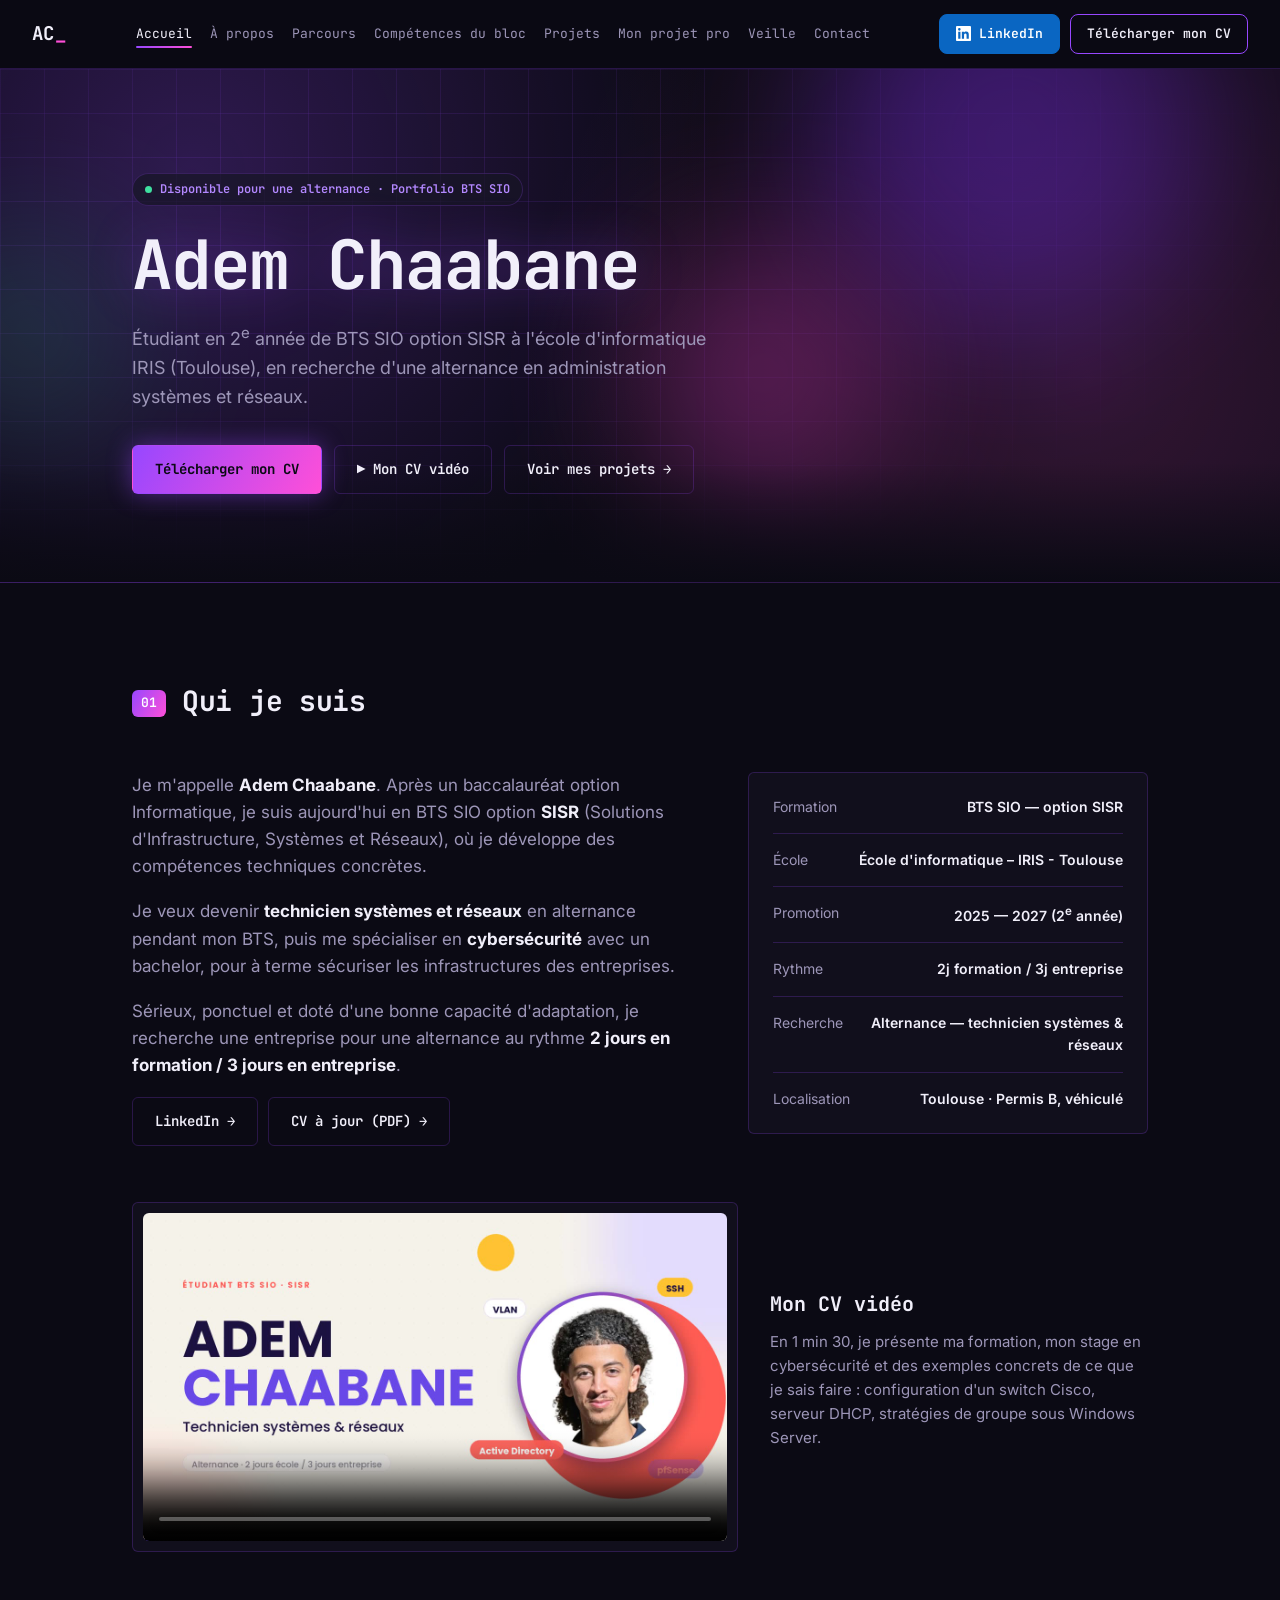
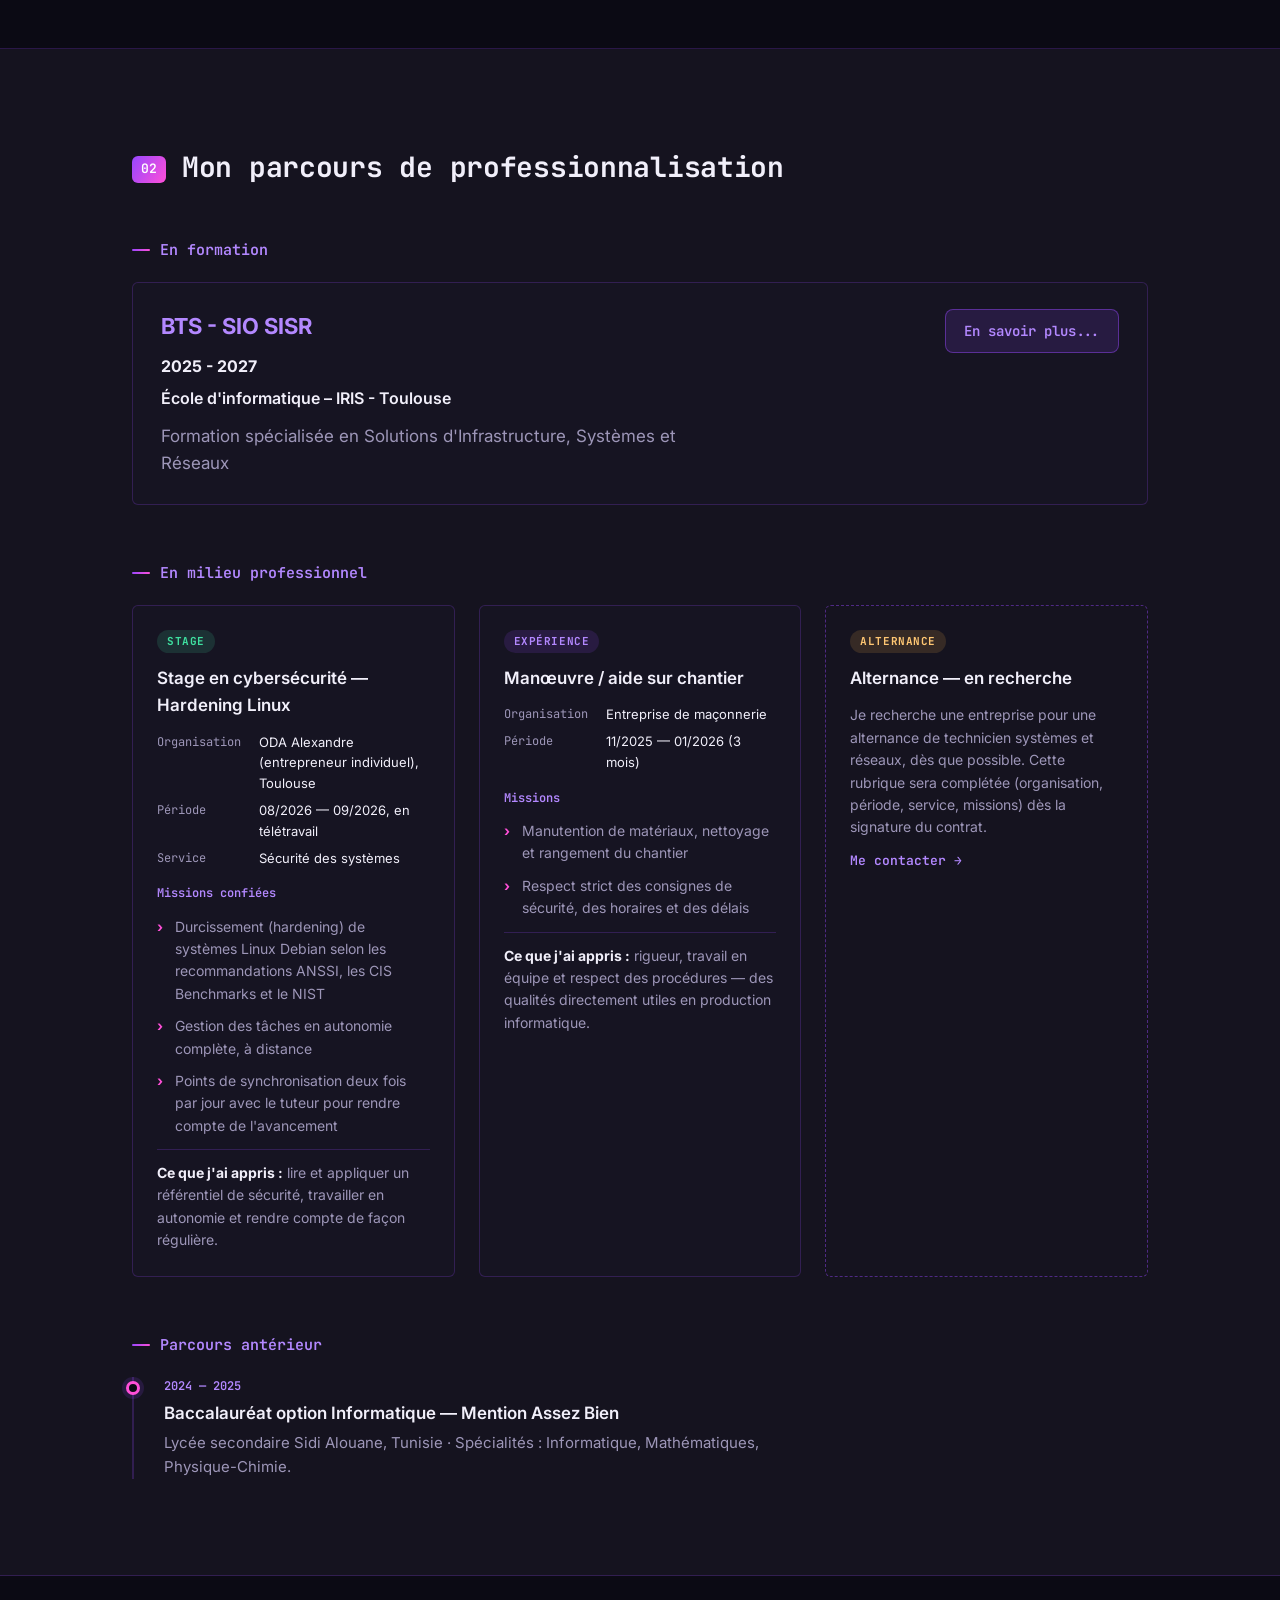
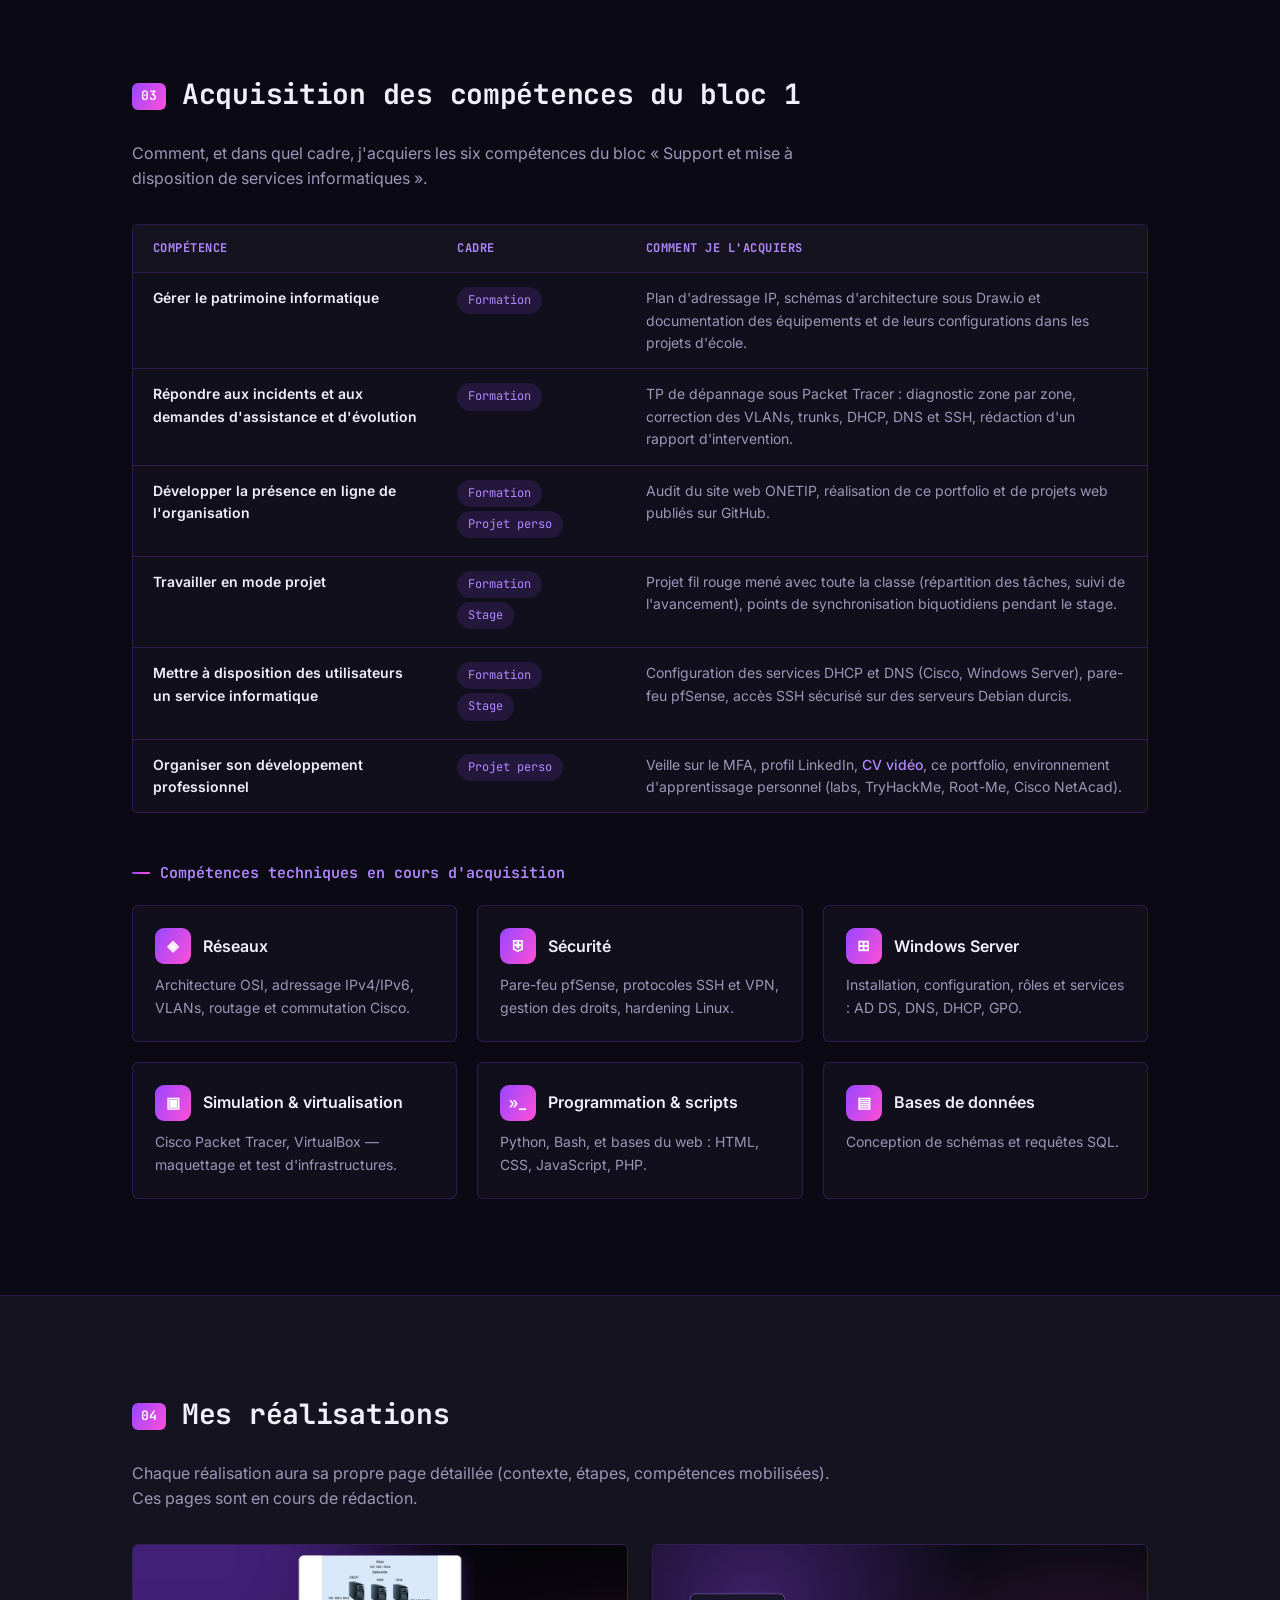
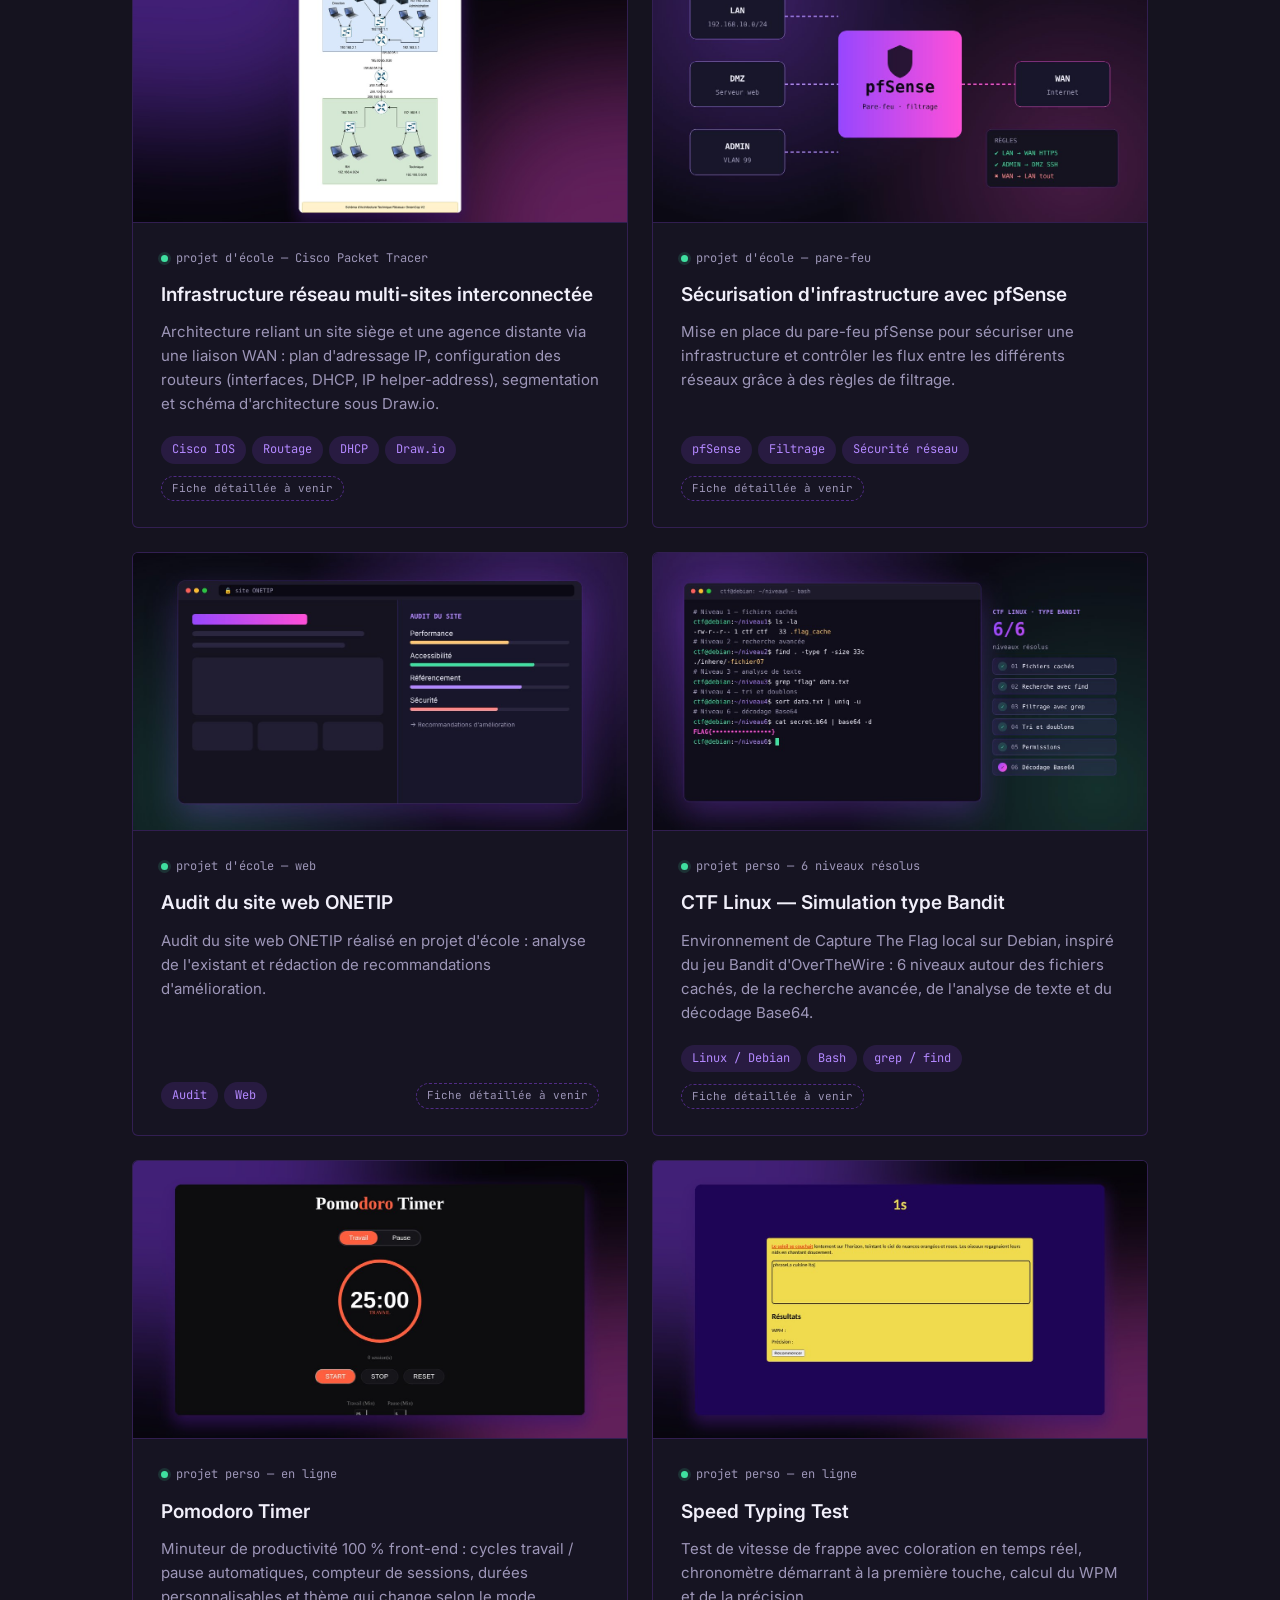
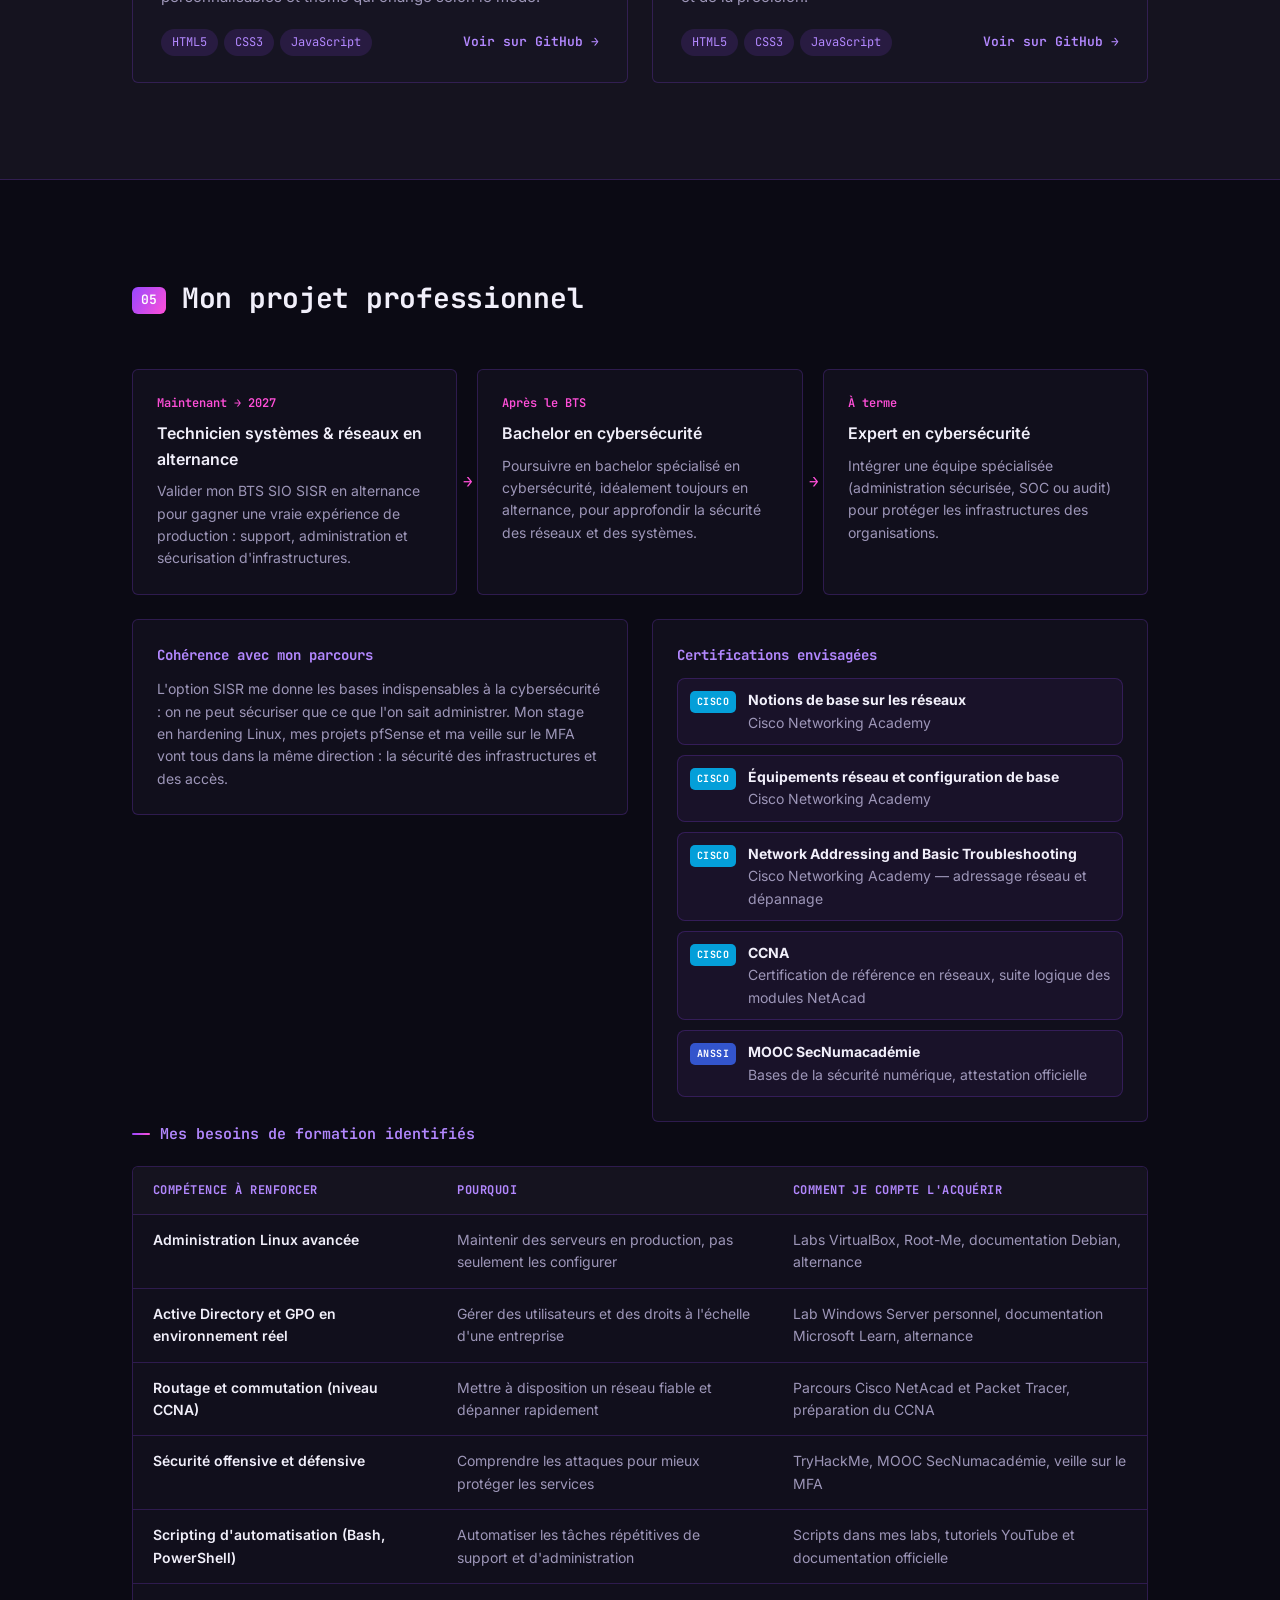
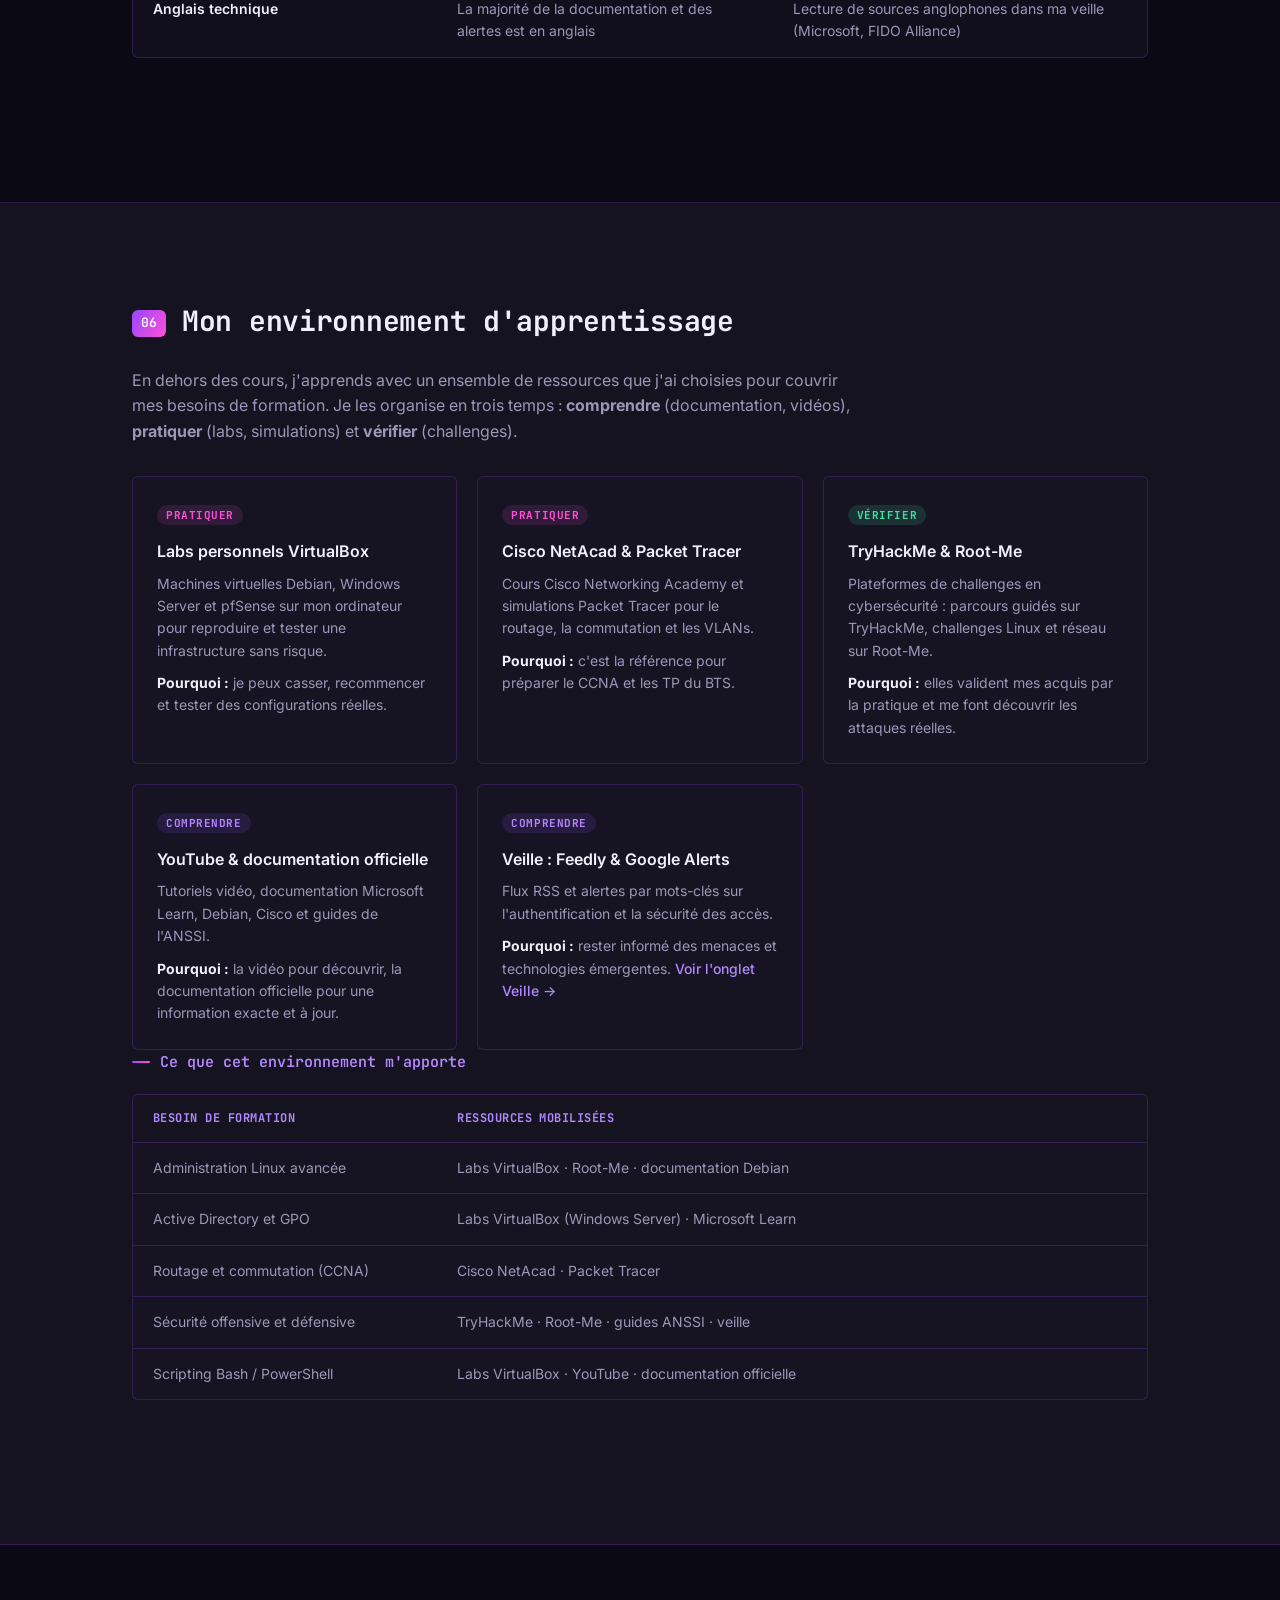
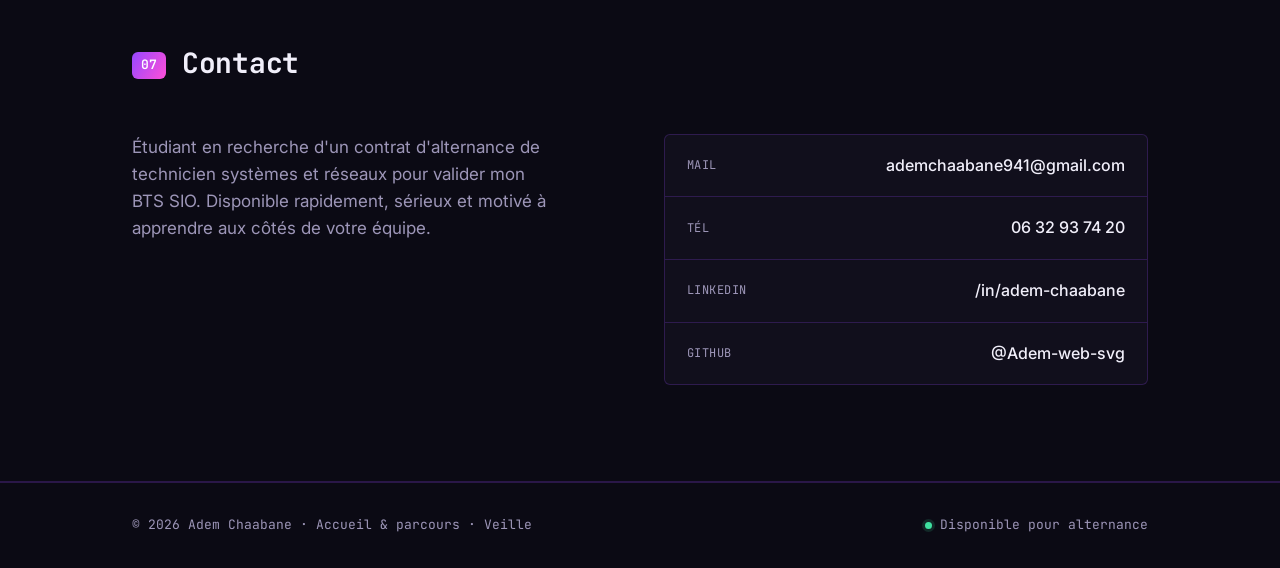
<file: index.html>
<!DOCTYPE html>
<html lang="fr">
<head>
<meta charset="UTF-8">
<meta name="viewport" content="width=device-width, initial-scale=1.0">
<title>Adem Chaabane — Accueil &amp; parcours</title>
<meta name="description" content="Portfolio BTS SIO SISR d'Adem Chaabane : présentation, parcours de professionnalisation, projet professionnel et environnement d'apprentissage.">
<link rel="preconnect" href="https://fonts.googleapis.com">
<link rel="preconnect" href="https://fonts.gstatic.com" crossorigin>
<link href="https://fonts.googleapis.com/css2?family=JetBrains+Mono:wght@400;500;600;700&family=Inter:wght@400;500;600;700&display=swap" rel="stylesheet">
<link rel="stylesheet" href="style.css">
</head>
<body>

<!-- ================= NAV (2 onglets) ================= -->
<div class="scroll-progress" aria-hidden="true"></div>
<nav class="nav">
  <div class="nav-inner">
    <a href="#top" class="nav-logo">AC<span class="cursor">_</span></a>
    <ul class="nav-links">
      <li><a href="#top" data-section="top">Accueil</a></li>
      <li><a href="#qui" data-section="qui">À propos</a></li>
      <li><a href="#parcours" data-section="parcours">Parcours</a></li>
      <li><a href="#competences" data-section="competences">Compétences du bloc</a></li>
      <li><a href="#realisations" data-section="realisations">Projets</a></li>
      <li><a href="#projet" data-section="projet">Mon projet pro</a></li>
      <li><a href="veille.html">Veille</a></li>
      <li><a href="#contact" data-section="contact">Contact</a></li>
      <li class="nav-links-mobile"><a href="cv.pdf" target="_blank" rel="noopener">Télécharger mon CV</a></li>
      <li class="nav-links-mobile"><a href="https://www.linkedin.com/in/adem-chaabane/" target="_blank" rel="noopener">LinkedIn</a></li>
    </ul>
    <div class="nav-actions">
      <a href="https://www.linkedin.com/in/adem-chaabane/" class="nav-linkedin" target="_blank" rel="noopener" aria-label="Mon profil LinkedIn">
        <svg viewBox="0 0 24 24" aria-hidden="true"><path d="M20.45 20.45h-3.56v-5.57c0-1.33-.02-3.04-1.85-3.04-1.86 0-2.14 1.45-2.14 2.94v5.67H9.35V9h3.41v1.56h.05c.48-.9 1.64-1.85 3.37-1.85 3.6 0 4.27 2.37 4.27 5.46v6.28zM5.34 7.43a2.06 2.06 0 1 1 0-4.13 2.06 2.06 0 0 1 0 4.13zM7.12 20.45H3.56V9h3.56v11.45zM22.22 0H1.77C.79 0 0 .77 0 1.73v20.54C0 23.23.79 24 1.77 24h20.45c.98 0 1.78-.77 1.78-1.73V1.73C24 .77 23.2 0 22.22 0z"/></svg>
        <span>LinkedIn</span>
      </a>
      <a href="cv.pdf" class="nav-cta" target="_blank" rel="noopener">Télécharger mon CV</a>
    </div>
    <button class="nav-burger" id="navBurger" aria-label="Ouvrir le menu" aria-expanded="false">
      <span></span><span></span><span></span>
    </button>
  </div>
</nav>

<!-- ================= HERO ================= -->
<header class="hero" id="top">
  <div class="hero-grid"></div>
  <canvas class="hero-network" aria-hidden="true"></canvas>
  <div class="hero-blob hero-blob-1"></div>
  <div class="hero-blob hero-blob-2"></div>
  <div class="hero-blob hero-blob-3"></div>
  <div class="hero-inner">
    <span class="hero-eyebrow">Disponible pour une alternance · Portfolio BTS SIO</span>
    <h1 class="hero-title">Adem Chaabane</h1>
    <p class="hero-subtitle">
      Étudiant en 2<sup>e</sup> année de BTS SIO option SISR à l'école d'informatique IRIS (Toulouse),
      en recherche d'une alternance en administration systèmes et réseaux.
    </p>

    <div class="hero-actions">
      <a href="cv.pdf" class="btn btn-primary" target="_blank" rel="noopener">Télécharger mon CV</a>
      <a href="#cv-video" class="btn btn-ghost">▶ Mon CV vidéo</a>
      <a href="#realisations" class="btn btn-ghost">Voir mes projets →</a>
    </div>
  </div>
</header>

<main>

<!-- ================= QUI JE SUIS ================= -->
<section class="section" id="qui">
  <div class="section-inner">
    <div class="section-head">
      <span class="section-num">01</span>
      <h2 class="section-title">Qui je suis</h2>
    </div>

    <div class="about-grid">
      <div class="about-text">
        <p>
          Je m'appelle <strong>Adem Chaabane</strong>. Après un baccalauréat
          option Informatique, je suis aujourd'hui en BTS SIO option
          <strong>SISR</strong> (Solutions d'Infrastructure, Systèmes et
          Réseaux), où je développe des compétences techniques concrètes.
        </p>
        <p>
          Je veux devenir <strong>technicien systèmes et réseaux</strong> en
          alternance pendant mon BTS, puis me spécialiser en
          <strong>cybersécurité</strong> avec un bachelor, pour à terme
          sécuriser les infrastructures des entreprises.
        </p>
        <p>
          Sérieux, ponctuel et doté d'une bonne capacité d'adaptation, je
          recherche une entreprise pour une alternance au rythme
          <strong>2 jours en formation / 3 jours en entreprise</strong>.
        </p>
        <div class="about-links">
          <a href="https://www.linkedin.com/in/adem-chaabane/" target="_blank" rel="noopener" class="btn btn-ghost">LinkedIn →</a>
          <a href="cv.pdf" target="_blank" rel="noopener" class="btn btn-ghost">CV à jour (PDF) →</a>
        </div>
      </div>

      <div class="about-card">
        <div class="about-card-row"><span>Formation</span><strong>BTS SIO — option SISR</strong></div>
        <div class="about-card-row"><span>École</span><strong>École d'informatique – IRIS - Toulouse</strong></div>
        <div class="about-card-row"><span>Promotion</span><strong>2025 — 2027 (2<sup>e</sup> année)</strong></div>
        <div class="about-card-row"><span>Rythme</span><strong>2j formation / 3j entreprise</strong></div>
        <div class="about-card-row"><span>Recherche</span><strong>Alternance — technicien systèmes &amp; réseaux</strong></div>
        <div class="about-card-row"><span>Localisation</span><strong>Toulouse · Permis B, véhiculé</strong></div>
      </div>
    </div>

    <div class="video-wrap" id="cv-video">
      <div class="video-card">
        <video controls preload="metadata" poster="cv-video-poster.jpg" playsinline>
          <source src="cv-video.mp4" type="video/mp4">
          Votre navigateur ne lit pas la vidéo. <a href="cv-video.mp4">Télécharger le CV vidéo</a>.
        </video>
      </div>
      <div class="video-text">
        <h3>Mon CV vidéo</h3>
        <p>
          En 1 min 30, je présente ma formation, mon stage en cybersécurité
          et des exemples concrets de ce que je sais faire : configuration
          d'un switch Cisco, serveur DHCP, stratégies de groupe sous Windows Server.
        </p>
      </div>
    </div>
  </div>
</section>

<!-- ================= PARCOURS ================= -->
<section class="section section-alt" id="parcours">
  <div class="section-inner">
    <div class="section-head">
      <span class="section-num">02</span>
      <h2 class="section-title">Mon parcours de professionnalisation</h2>
    </div>

    <h3 class="sub-title">En formation</h3>
    <article class="formation-card">
      <div class="formation-main">
        <h3 class="formation-title">BTS - SIO SISR</h3>
        <p class="formation-dates">2025 - 2027</p>
        <p class="formation-school">École d'informatique – IRIS - Toulouse</p>
        <p class="formation-desc">Formation spécialisée en Solutions d'Infrastructure, Systèmes et Réseaux</p>
      </div>
      <details class="formation-more">
        <summary>En savoir plus...</summary>
        <ul class="veille-list">
          <li><strong>1<sup>re</sup> année (2025 - 2026)</strong> : bases des réseaux, des systèmes et du développement web</li>
          <li><strong>2<sup>e</sup> année (2026 - 2027)</strong> : approfondissement des systèmes, des réseaux et de la sécurité</li>
          <li><strong>Rythme</strong> : alternance, 2 jours en formation / 3 jours en entreprise</li>
        </ul>
      </details>
    </article>

    <h3 class="sub-title">En milieu professionnel</h3>
    <div class="xp-grid">
      <article class="xp-card">
        <span class="xp-tag">Stage</span>
        <h4>Stage en cybersécurité — Hardening Linux</h4>
        <dl class="xp-meta">
          <div><dt>Organisation</dt><dd>ODA Alexandre (entrepreneur individuel), Toulouse</dd></div>
          <div><dt>Période</dt><dd>08/2026 — 09/2026, en télétravail</dd></div>
          <div><dt>Service</dt><dd>Sécurité des systèmes</dd></div>
        </dl>
        <p class="xp-label">Missions confiées</p>
        <ul class="veille-list">
          <li>Durcissement (hardening) de systèmes Linux Debian selon les recommandations ANSSI, les CIS Benchmarks et le NIST</li>
          <li>Gestion des tâches en autonomie complète, à distance</li>
          <li>Points de synchronisation deux fois par jour avec le tuteur pour rendre compte de l'avancement</li>
        </ul>
        <p class="xp-learned"><strong>Ce que j'ai appris :</strong> lire et appliquer un référentiel de sécurité, travailler en autonomie et rendre compte de façon régulière.</p>
      </article>

      <article class="xp-card">
        <span class="xp-tag xp-tag-alt">Expérience</span>
        <h4>Manœuvre / aide sur chantier</h4>
        <dl class="xp-meta">
          <div><dt>Organisation</dt><dd>Entreprise de maçonnerie</dd></div>
          <div><dt>Période</dt><dd>11/2025 — 01/2026 (3 mois)</dd></div>
        </dl>
        <p class="xp-label">Missions</p>
        <ul class="veille-list">
          <li>Manutention de matériaux, nettoyage et rangement du chantier</li>
          <li>Respect strict des consignes de sécurité, des horaires et des délais</li>
        </ul>
        <p class="xp-learned"><strong>Ce que j'ai appris :</strong> rigueur, travail en équipe et respect des procédures — des qualités directement utiles en production informatique.</p>
      </article>

      <article class="xp-card xp-card-pending">
        <span class="xp-tag xp-tag-pending">Alternance</span>
        <h4>Alternance — en recherche</h4>
        <p>
          Je recherche une entreprise pour une alternance de technicien
          systèmes et réseaux, dès que possible. Cette rubrique sera complétée
          (organisation, période, service, missions) dès la signature du contrat.
        </p>
        <a href="#contact" class="project-link">Me contacter →</a>
      </article>
    </div>

    <h3 class="sub-title">Parcours antérieur</h3>
    <div class="timeline">
      <div class="timeline-item">
        <div class="timeline-dot"></div>
        <div class="timeline-content">
          <span class="timeline-date">2024 — 2025</span>
          <h3>Baccalauréat option Informatique — Mention Assez Bien</h3>
          <p>Lycée secondaire Sidi Alouane, Tunisie · Spécialités : Informatique, Mathématiques, Physique-Chimie.</p>
        </div>
      </div>
    </div>
  </div>
</section>

<!-- ================= COMPETENCES DU BLOC ================= -->
<section class="section" id="competences">
  <div class="section-inner">
    <div class="section-head">
      <span class="section-num">03</span>
      <h2 class="section-title">Acquisition des compétences du bloc 1</h2>
    </div>
    <p class="section-lead">
      Comment, et dans quel cadre, j'acquiers les six compétences du bloc
      « Support et mise à disposition de services informatiques ».
    </p>

    <div class="veille-table-wrap">
      <table class="veille-table bloc-table">
        <thead>
          <tr>
            <th>Compétence</th>
            <th>Cadre</th>
            <th>Comment je l'acquiers</th>
          </tr>
        </thead>
        <tbody>
          <tr>
            <td><strong>Gérer le patrimoine informatique</strong></td>
            <td><span class="chip">Formation</span></td>
            <td>Plan d'adressage IP, schémas d'architecture sous Draw.io et documentation des équipements et de leurs configurations dans les projets d'école.</td>
          </tr>
          <tr>
            <td><strong>Répondre aux incidents et aux demandes d'assistance et d'évolution</strong></td>
            <td><span class="chip">Formation</span></td>
            <td>TP de dépannage sous Packet Tracer : diagnostic zone par zone, correction des VLANs, trunks, DHCP, DNS et SSH, rédaction d'un rapport d'intervention.</td>
          </tr>
          <tr>
            <td><strong>Développer la présence en ligne de l'organisation</strong></td>
            <td><span class="chip">Formation</span> <span class="chip">Projet perso</span></td>
            <td>Audit du site web ONETIP, réalisation de ce portfolio et de projets web publiés sur GitHub.</td>
          </tr>
          <tr>
            <td><strong>Travailler en mode projet</strong></td>
            <td><span class="chip">Formation</span> <span class="chip">Stage</span></td>
            <td>Projet fil rouge mené avec toute la classe (répartition des tâches, suivi de l'avancement), points de synchronisation biquotidiens pendant le stage.</td>
          </tr>
          <tr>
            <td><strong>Mettre à disposition des utilisateurs un service informatique</strong></td>
            <td><span class="chip">Formation</span> <span class="chip">Stage</span></td>
            <td>Configuration des services DHCP et DNS (Cisco, Windows Server), pare-feu pfSense, accès SSH sécurisé sur des serveurs Debian durcis.</td>
          </tr>
          <tr>
            <td><strong>Organiser son développement professionnel</strong></td>
            <td><span class="chip">Projet perso</span></td>
            <td>Veille sur le MFA, profil LinkedIn, <a href="#cv-video" class="inline-link">CV vidéo</a>, ce portfolio, environnement d'apprentissage personnel (labs, TryHackMe, Root-Me, Cisco NetAcad).</td>
          </tr>
        </tbody>
      </table>
    </div>

    <h3 class="sub-title">Compétences techniques en cours d'acquisition</h3>
    <div class="skills-grid">
      <div class="skill-card">
        <div class="skill-card-head"><span class="skill-icon">◈</span><h3>Réseaux</h3></div>
        <p>Architecture OSI, adressage IPv4/IPv6, VLANs, routage et commutation Cisco.</p>
      </div>
      <div class="skill-card">
        <div class="skill-card-head"><span class="skill-icon">⛨</span><h3>Sécurité</h3></div>
        <p>Pare-feu pfSense, protocoles SSH et VPN, gestion des droits, hardening Linux.</p>
      </div>
      <div class="skill-card">
        <div class="skill-card-head"><span class="skill-icon">⊞</span><h3>Windows Server</h3></div>
        <p>Installation, configuration, rôles et services : AD DS, DNS, DHCP, GPO.</p>
      </div>
      <div class="skill-card">
        <div class="skill-card-head"><span class="skill-icon">▣</span><h3>Simulation &amp; virtualisation</h3></div>
        <p>Cisco Packet Tracer, VirtualBox — maquettage et test d'infrastructures.</p>
      </div>
      <div class="skill-card">
        <div class="skill-card-head"><span class="skill-icon">»_</span><h3>Programmation &amp; scripts</h3></div>
        <p>Python, Bash, et bases du web : HTML, CSS, JavaScript, PHP.</p>
      </div>
      <div class="skill-card">
        <div class="skill-card-head"><span class="skill-icon">▤</span><h3>Bases de données</h3></div>
        <p>Conception de schémas et requêtes SQL.</p>
      </div>
    </div>
  </div>
</section>

<!-- ================= REALISATIONS ================= -->
<section class="section section-alt" id="realisations">
  <div class="section-inner">
    <div class="section-head">
      <span class="section-num">04</span>
      <h2 class="section-title">Mes réalisations</h2>
    </div>
    <p class="section-lead">Chaque réalisation aura sa propre page détaillée (contexte, étapes, compétences mobilisées). Ces pages sont en cours de rédaction.</p>

    <div class="projects-list">

      <article class="project-card">
        <figure class="project-media" data-full="img/multisites-schema.png"><img src="img/multisites.jpg" alt="Schéma d'architecture réseau GreenCop V2 : siège, agence et liaison WAN" loading="lazy" width="1200" height="675"></figure>
        <div class="project-status"><span class="dot dot-up"></span> projet d'école — Cisco Packet Tracer</div>
        <h3 class="project-title">Infrastructure réseau multi-sites interconnectée</h3>
        <p class="project-desc">
          Architecture reliant un site siège et une agence distante via une
          liaison WAN : plan d'adressage IP, configuration des routeurs
          (interfaces, DHCP, IP helper-address), segmentation et schéma
          d'architecture sous Draw.io.
        </p>
        <div class="project-meta">
          <div class="project-stack">
            <span class="chip">Cisco IOS</span><span class="chip">Routage</span><span class="chip">DHCP</span><span class="chip">Draw.io</span>
          </div>
          <span class="project-pending">Fiche détaillée à venir</span>
        </div>
      </article>

      <article class="project-card">
        <figure class="project-media"><img src="img/pfsense.jpg" alt="Schéma : pfSense filtre les flux entre LAN, DMZ, ADMIN et WAN" loading="lazy" width="1200" height="675"></figure>
        <div class="project-status"><span class="dot dot-up"></span> projet d'école — pare-feu</div>
        <h3 class="project-title">Sécurisation d'infrastructure avec pfSense</h3>
        <p class="project-desc">
          Mise en place du pare-feu pfSense pour sécuriser une infrastructure
          et contrôler les flux entre les différents réseaux grâce à des
          règles de filtrage.
        </p>
        <div class="project-meta">
          <div class="project-stack">
            <span class="chip">pfSense</span><span class="chip">Filtrage</span><span class="chip">Sécurité réseau</span>
          </div>
          <span class="project-pending">Fiche détaillée à venir</span>
        </div>
      </article>

      <article class="project-card">
        <figure class="project-media"><img src="img/onetip.jpg" alt="Illustration de l'audit du site web ONETIP" loading="lazy" width="1200" height="675"></figure>
        <div class="project-status"><span class="dot dot-up"></span> projet d'école — web</div>
        <h3 class="project-title">Audit du site web ONETIP</h3>
        <p class="project-desc">
          Audit du site web ONETIP réalisé en projet d'école : analyse de
          l'existant et rédaction de recommandations d'amélioration.
        </p>
        <div class="project-meta">
          <div class="project-stack">
            <span class="chip">Audit</span><span class="chip">Web</span>
          </div>
          <span class="project-pending">Fiche détaillée à venir</span>
        </div>
      </article>

      <article class="project-card">
        <figure class="project-media"><img src="img/ctf.jpg" alt="Illustration du CTF Linux : progression des 6 niveaux dans un terminal Debian" loading="lazy" width="1200" height="675"></figure>
        <div class="project-status"><span class="dot dot-up"></span> projet perso — 6 niveaux résolus</div>
        <h3 class="project-title">CTF Linux — Simulation type Bandit</h3>
        <p class="project-desc">
          Environnement de Capture The Flag local sur Debian, inspiré du jeu
          Bandit d'OverTheWire : 6 niveaux autour des fichiers cachés, de la
          recherche avancée, de l'analyse de texte et du décodage Base64.
        </p>
        <div class="project-meta">
          <div class="project-stack">
            <span class="chip">Linux / Debian</span><span class="chip">Bash</span><span class="chip">grep / find</span>
          </div>
          <span class="project-pending">Fiche détaillée à venir</span>
        </div>
      </article>

      <article class="project-card">
        <figure class="project-media"><img src="img/pomodoro.jpg" alt="Capture de l'application Pomodoro Timer" loading="lazy" width="1200" height="675"></figure>
        <div class="project-status"><span class="dot dot-up"></span> projet perso — en ligne</div>
        <h3 class="project-title">Pomodoro Timer</h3>
        <p class="project-desc">
          Minuteur de productivité 100 % front-end : cycles travail / pause
          automatiques, compteur de sessions, durées personnalisables et thème
          qui change selon le mode.
        </p>
        <div class="project-meta">
          <div class="project-stack">
            <span class="chip">HTML5</span><span class="chip">CSS3</span><span class="chip">JavaScript</span>
          </div>
          <a href="https://github.com/Adem-web-svg/pomodoro-timer" target="_blank" rel="noopener" class="project-link">Voir sur GitHub →</a>
        </div>
      </article>

      <article class="project-card">
        <figure class="project-media"><img src="img/speed-typing.jpg" alt="Capture de l'application Speed Typing Test" loading="lazy" width="1200" height="675"></figure>
        <div class="project-status"><span class="dot dot-up"></span> projet perso — en ligne</div>
        <h3 class="project-title">Speed Typing Test</h3>
        <p class="project-desc">
          Test de vitesse de frappe avec coloration en temps réel, chronomètre
          démarrant à la première touche, calcul du WPM et de la précision.
        </p>
        <div class="project-meta">
          <div class="project-stack">
            <span class="chip">HTML5</span><span class="chip">CSS3</span><span class="chip">JavaScript</span>
          </div>
          <a href="https://github.com/Adem-web-svg/speed-typing-test" target="_blank" rel="noopener" class="project-link">Voir sur GitHub →</a>
        </div>
      </article>

    </div>
  </div>
</section>

<!-- ================= PROJET PRO ================= -->
<section class="section" id="projet">
  <div class="section-inner">
    <div class="section-head">
      <span class="section-num">05</span>
      <h2 class="section-title">Mon projet professionnel</h2>
    </div>

    <div class="path-steps">
      <div class="path-step">
        <span class="path-when">Maintenant → 2027</span>
        <h4>Technicien systèmes &amp; réseaux en alternance</h4>
        <p>Valider mon BTS SIO SISR en alternance pour gagner une vraie expérience de production : support, administration et sécurisation d'infrastructures.</p>
      </div>
      <div class="path-step">
        <span class="path-when">Après le BTS</span>
        <h4>Bachelor en cybersécurité</h4>
        <p>Poursuivre en bachelor spécialisé en cybersécurité, idéalement toujours en alternance, pour approfondir la sécurité des réseaux et des systèmes.</p>
      </div>
      <div class="path-step">
        <span class="path-when">À terme</span>
        <h4>Expert en cybersécurité</h4>
        <p>Intégrer une équipe spécialisée (administration sécurisée, SOC ou audit) pour protéger les infrastructures des organisations.</p>
      </div>
    </div>

    <div class="two-col">
      <div class="veille-block">
        <h4>Cohérence avec mon parcours</h4>
        <p>
          L'option SISR me donne les bases indispensables à la cybersécurité :
          on ne peut sécuriser que ce que l'on sait administrer. Mon stage en
          hardening Linux, mes projets pfSense et ma veille sur le MFA vont
          tous dans la même direction : la sécurité des infrastructures et des accès.
        </p>
      </div>
      <div class="veille-block">
        <h4>Certifications envisagées</h4>
        <div class="cert-list">
          <div class="cert-item"><span class="cert-badge">CISCO</span><div><strong>Notions de base sur les réseaux</strong>Cisco Networking Academy</div></div>
          <div class="cert-item"><span class="cert-badge">CISCO</span><div><strong>Équipements réseau et configuration de base</strong>Cisco Networking Academy</div></div>
          <div class="cert-item"><span class="cert-badge">CISCO</span><div><strong>Network Addressing and Basic Troubleshooting</strong>Cisco Networking Academy — adressage réseau et dépannage</div></div>
          <div class="cert-item"><span class="cert-badge">CISCO</span><div><strong>CCNA</strong>Certification de référence en réseaux, suite logique des modules NetAcad</div></div>
          <div class="cert-item"><span class="cert-badge cert-badge-anssi">ANSSI</span><div><strong>MOOC SecNumacadémie</strong>Bases de la sécurité numérique, attestation officielle</div></div>
        </div>
      </div>
    </div>

    <h3 class="sub-title">Mes besoins de formation identifiés</h3>
    <div class="veille-table-wrap">
      <table class="veille-table bloc-table">
        <thead>
          <tr><th>Compétence à renforcer</th><th>Pourquoi</th><th>Comment je compte l'acquérir</th></tr>
        </thead>
        <tbody>
          <tr>
            <td><strong>Administration Linux avancée</strong></td>
            <td>Maintenir des serveurs en production, pas seulement les configurer</td>
            <td>Labs VirtualBox, Root-Me, documentation Debian, alternance</td>
          </tr>
          <tr>
            <td><strong>Active Directory et GPO en environnement réel</strong></td>
            <td>Gérer des utilisateurs et des droits à l'échelle d'une entreprise</td>
            <td>Lab Windows Server personnel, documentation Microsoft Learn, alternance</td>
          </tr>
          <tr>
            <td><strong>Routage et commutation (niveau CCNA)</strong></td>
            <td>Mettre à disposition un réseau fiable et dépanner rapidement</td>
            <td>Parcours Cisco NetAcad et Packet Tracer, préparation du CCNA</td>
          </tr>
          <tr>
            <td><strong>Sécurité offensive et défensive</strong></td>
            <td>Comprendre les attaques pour mieux protéger les services</td>
            <td>TryHackMe, MOOC SecNumacadémie, veille sur le MFA</td>
          </tr>
          <tr>
            <td><strong>Scripting d'automatisation (Bash, PowerShell)</strong></td>
            <td>Automatiser les tâches répétitives de support et d'administration</td>
            <td>Scripts dans mes labs, tutoriels YouTube et documentation officielle</td>
          </tr>
          <tr>
            <td><strong>Anglais technique</strong></td>
            <td>La majorité de la documentation et des alertes est en anglais</td>
            <td>Lecture de sources anglophones dans ma veille (Microsoft, FIDO Alliance)</td>
          </tr>
        </tbody>
      </table>
    </div>
  </div>
</section>

<!-- ================= ENVIRONNEMENT D'APPRENTISSAGE ================= -->
<section class="section section-alt" id="apprentissage">
  <div class="section-inner">
    <div class="section-head">
      <span class="section-num">06</span>
      <h2 class="section-title">Mon environnement d'apprentissage</h2>
    </div>

    <p class="section-lead">
      En dehors des cours, j'apprends avec un ensemble de ressources que j'ai
      choisies pour couvrir mes besoins de formation. Je les organise en trois
      temps : <strong>comprendre</strong> (documentation, vidéos),
      <strong>pratiquer</strong> (labs, simulations) et
      <strong>vérifier</strong> (challenges).
    </p>

    <div class="env-grid">
      <div class="env-card">
        <span class="env-step env-step-2">Pratiquer</span>
        <h4>Labs personnels VirtualBox</h4>
        <p>Machines virtuelles Debian, Windows Server et pfSense sur mon ordinateur pour reproduire et tester une infrastructure sans risque.</p>
        <p class="env-why"><strong>Pourquoi :</strong> je peux casser, recommencer et tester des configurations réelles.</p>
      </div>
      <div class="env-card">
        <span class="env-step env-step-2">Pratiquer</span>
        <h4>Cisco NetAcad &amp; Packet Tracer</h4>
        <p>Cours Cisco Networking Academy et simulations Packet Tracer pour le routage, la commutation et les VLANs.</p>
        <p class="env-why"><strong>Pourquoi :</strong> c'est la référence pour préparer le CCNA et les TP du BTS.</p>
      </div>
      <div class="env-card">
        <span class="env-step env-step-3">Vérifier</span>
        <h4>TryHackMe &amp; Root-Me</h4>
        <p>Plateformes de challenges en cybersécurité : parcours guidés sur TryHackMe, challenges Linux et réseau sur Root-Me.</p>
        <p class="env-why"><strong>Pourquoi :</strong> elles valident mes acquis par la pratique et me font découvrir les attaques réelles.</p>
      </div>
      <div class="env-card">
        <span class="env-step env-step-1">Comprendre</span>
        <h4>YouTube &amp; documentation officielle</h4>
        <p>Tutoriels vidéo, documentation Microsoft Learn, Debian, Cisco et guides de l'ANSSI.</p>
        <p class="env-why"><strong>Pourquoi :</strong> la vidéo pour découvrir, la documentation officielle pour une information exacte et à jour.</p>
      </div>
      <div class="env-card">
        <span class="env-step env-step-1">Comprendre</span>
        <h4>Veille : Feedly &amp; Google Alerts</h4>
        <p>Flux RSS et alertes par mots-clés sur l'authentification et la sécurité des accès.</p>
        <p class="env-why"><strong>Pourquoi :</strong> rester informé des menaces et technologies émergentes. <a href="veille.html" class="inline-link">Voir l'onglet Veille →</a></p>
      </div>
    </div>

    <h3 class="sub-title">Ce que cet environnement m'apporte</h3>
    <div class="veille-table-wrap">
      <table class="veille-table bloc-table">
        <thead><tr><th>Besoin de formation</th><th>Ressources mobilisées</th></tr></thead>
        <tbody>
          <tr><td>Administration Linux avancée</td><td>Labs VirtualBox · Root-Me · documentation Debian</td></tr>
          <tr><td>Active Directory et GPO</td><td>Labs VirtualBox (Windows Server) · Microsoft Learn</td></tr>
          <tr><td>Routage et commutation (CCNA)</td><td>Cisco NetAcad · Packet Tracer</td></tr>
          <tr><td>Sécurité offensive et défensive</td><td>TryHackMe · Root-Me · guides ANSSI · veille</td></tr>
          <tr><td>Scripting Bash / PowerShell</td><td>Labs VirtualBox · YouTube · documentation officielle</td></tr>
        </tbody>
      </table>
    </div>
  </div>
</section>

<!-- ================= CONTACT ================= -->
<section class="section contact" id="contact">
  <div class="section-inner">
    <div class="section-head">
      <span class="section-num">07</span>
      <h2 class="section-title">Contact</h2>
    </div>

    <div class="contact-grid">
      <p class="contact-intro">
        Étudiant en recherche d'un contrat d'alternance de technicien systèmes
        et réseaux pour valider mon BTS SIO. Disponible rapidement, sérieux et
        motivé à apprendre aux côtés de votre équipe.
      </p>

      <div class="contact-list">
        <a href="mailto:ademchaabane941@gmail.com" class="contact-item">
          <span class="contact-label">mail</span>
          <span class="contact-value">ademchaabane941@gmail.com</span>
        </a>
        <a href="tel:+33632937420" class="contact-item">
          <span class="contact-label">tél</span>
          <span class="contact-value">06 32 93 74 20</span>
        </a>
        <a href="https://www.linkedin.com/in/adem-chaabane/" target="_blank" rel="noopener" class="contact-item">
          <span class="contact-label">linkedin</span>
          <span class="contact-value">/in/adem-chaabane</span>
        </a>
        <a href="https://github.com/Adem-web-svg" target="_blank" rel="noopener" class="contact-item">
          <span class="contact-label">github</span>
          <span class="contact-value">@Adem-web-svg</span>
        </a>
      </div>
    </div>
  </div>
</section>

</main>

<footer class="footer">
  <div class="footer-inner">
    <span>© 2026 Adem Chaabane · <a href="index.html">Accueil &amp; parcours</a> · <a href="veille.html">Veille</a></span>
    <span class="footer-status"><span class="dot dot-up"></span> Disponible pour alternance</span>
  </div>
</footer>

<script src="script.js"></script>
</body>
</html>
</file>
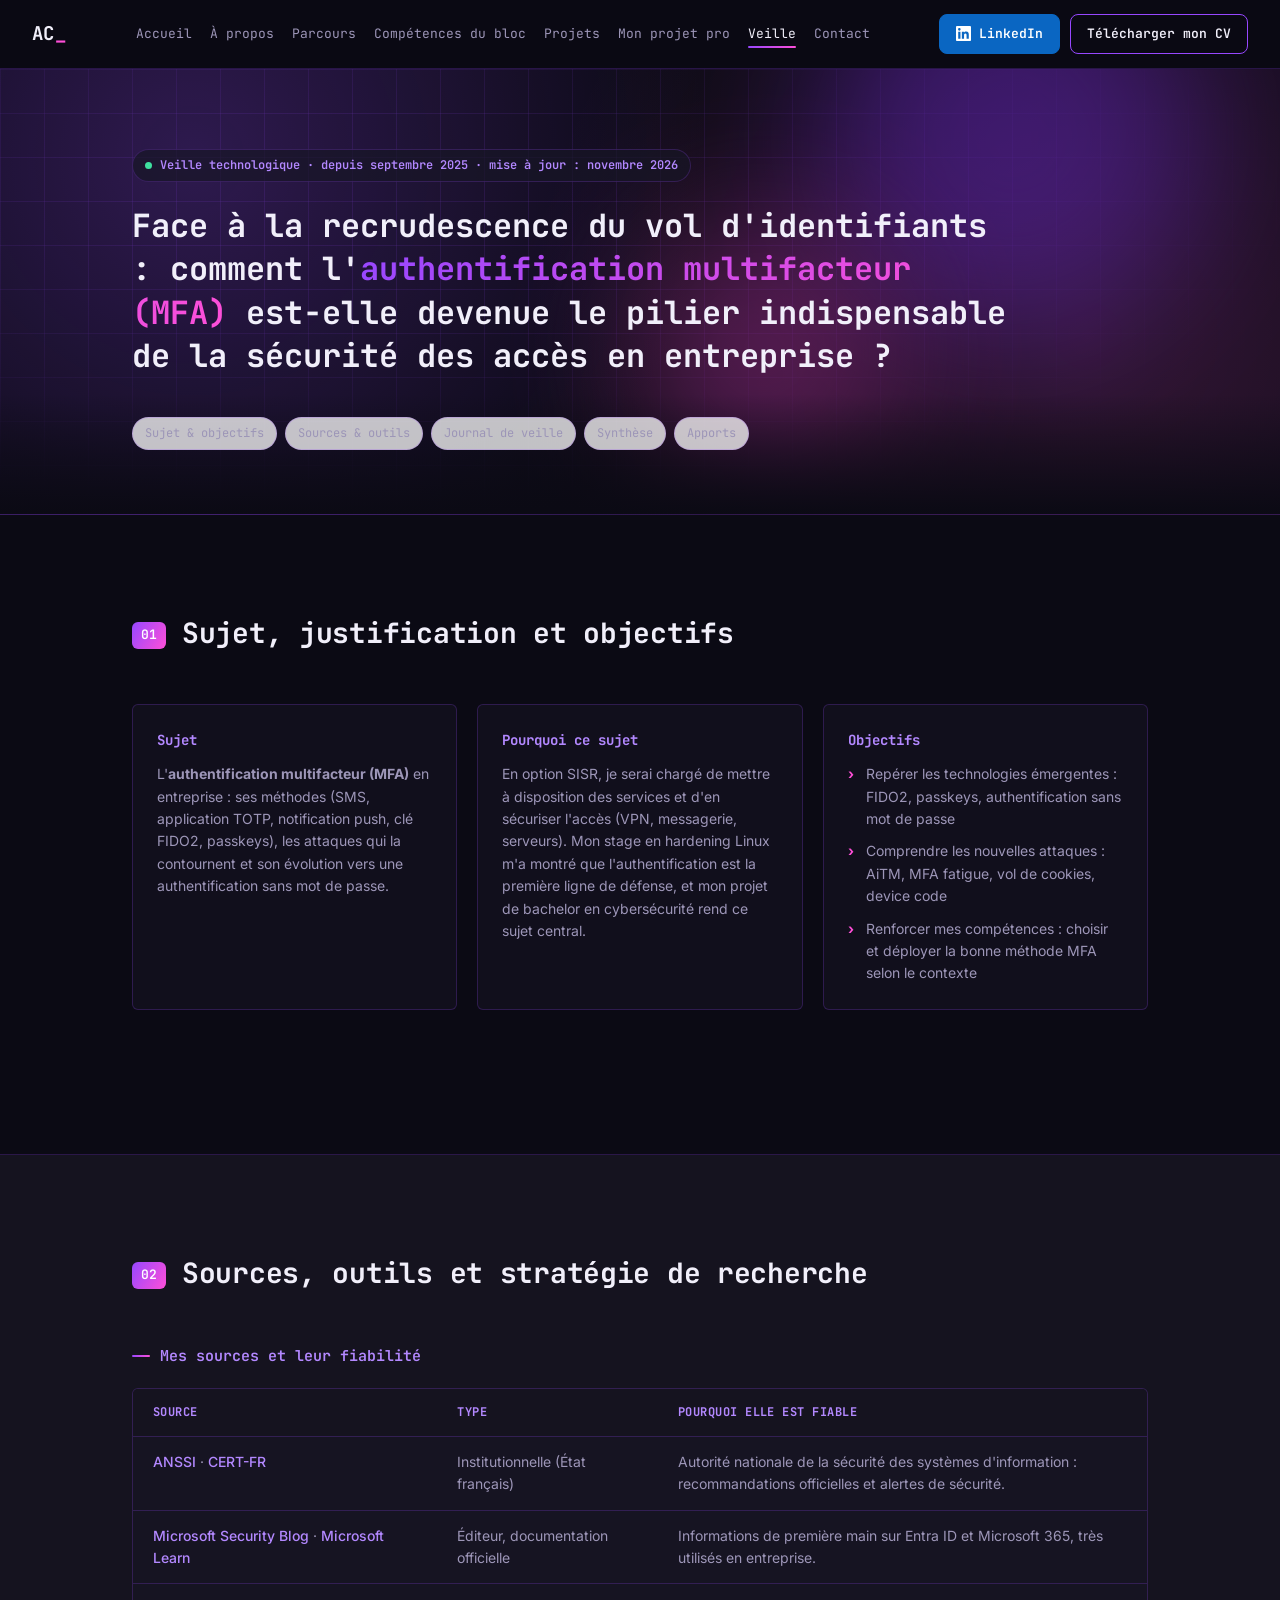
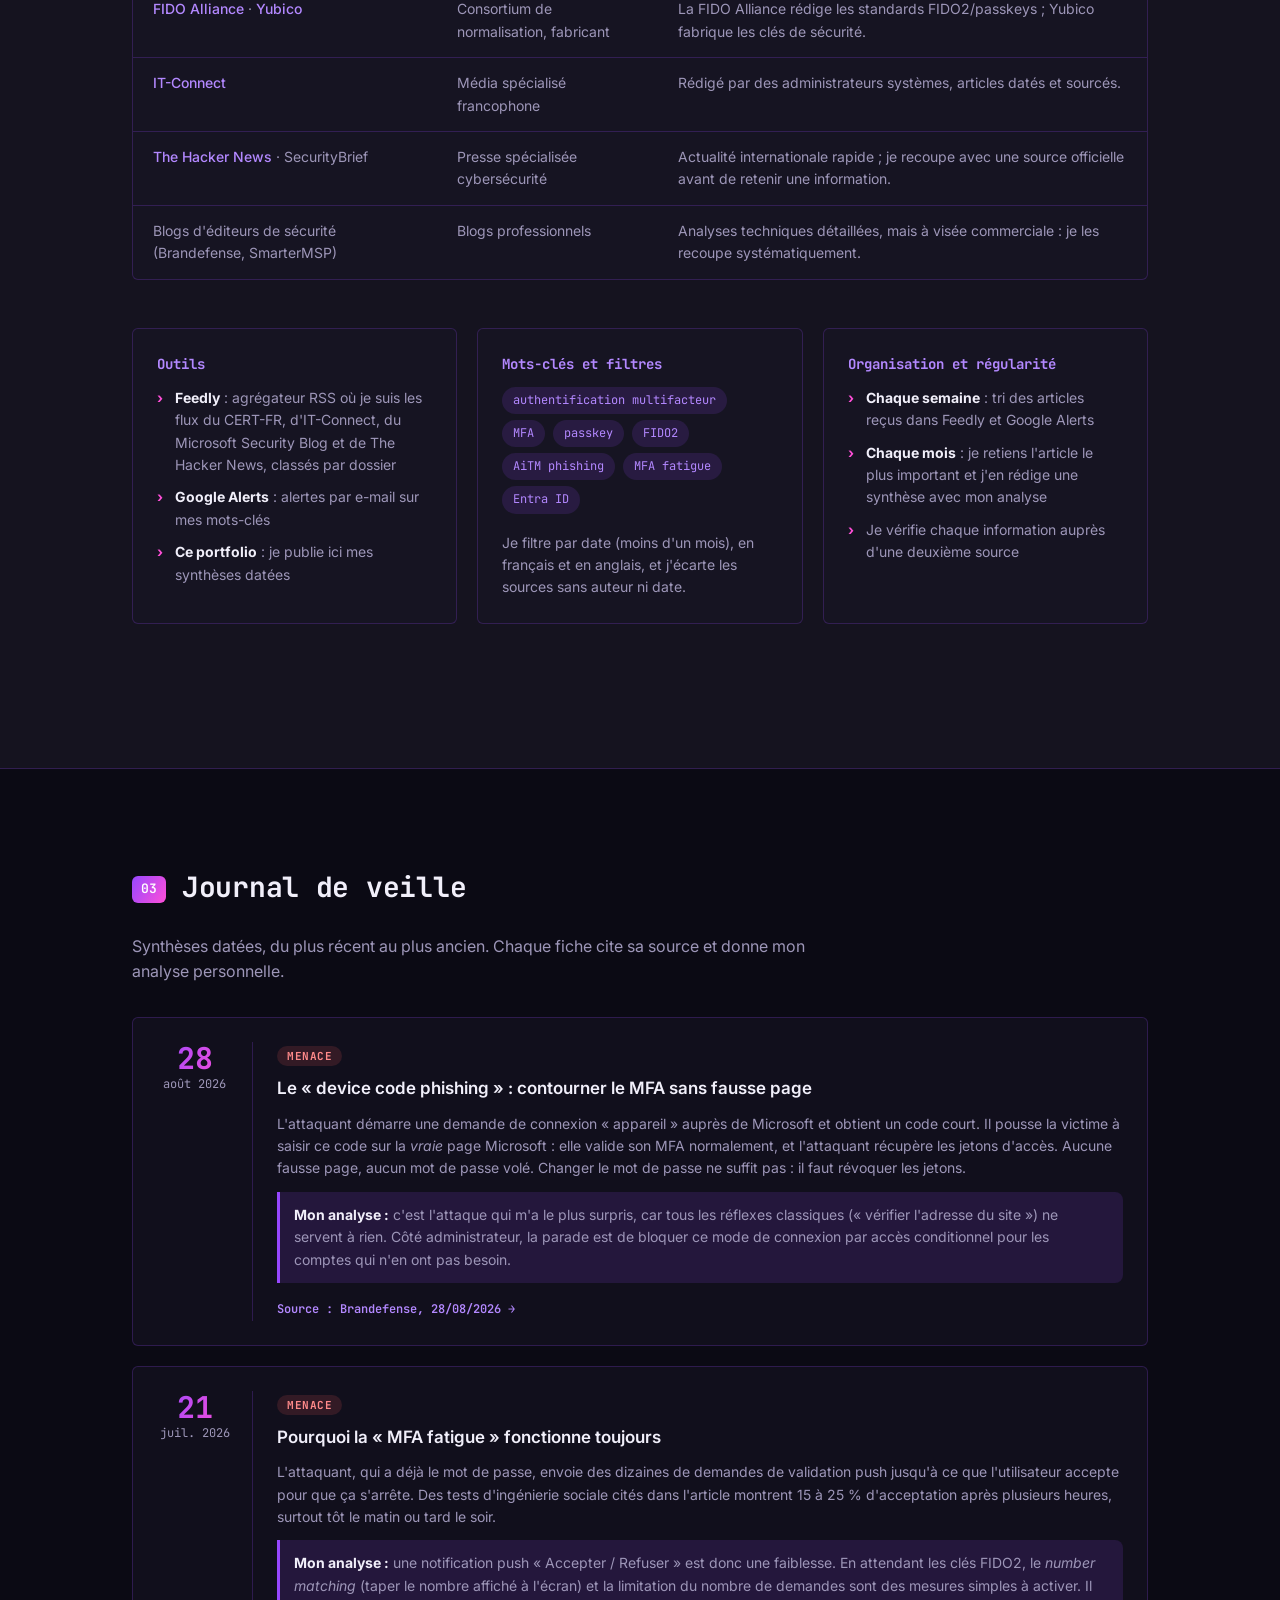
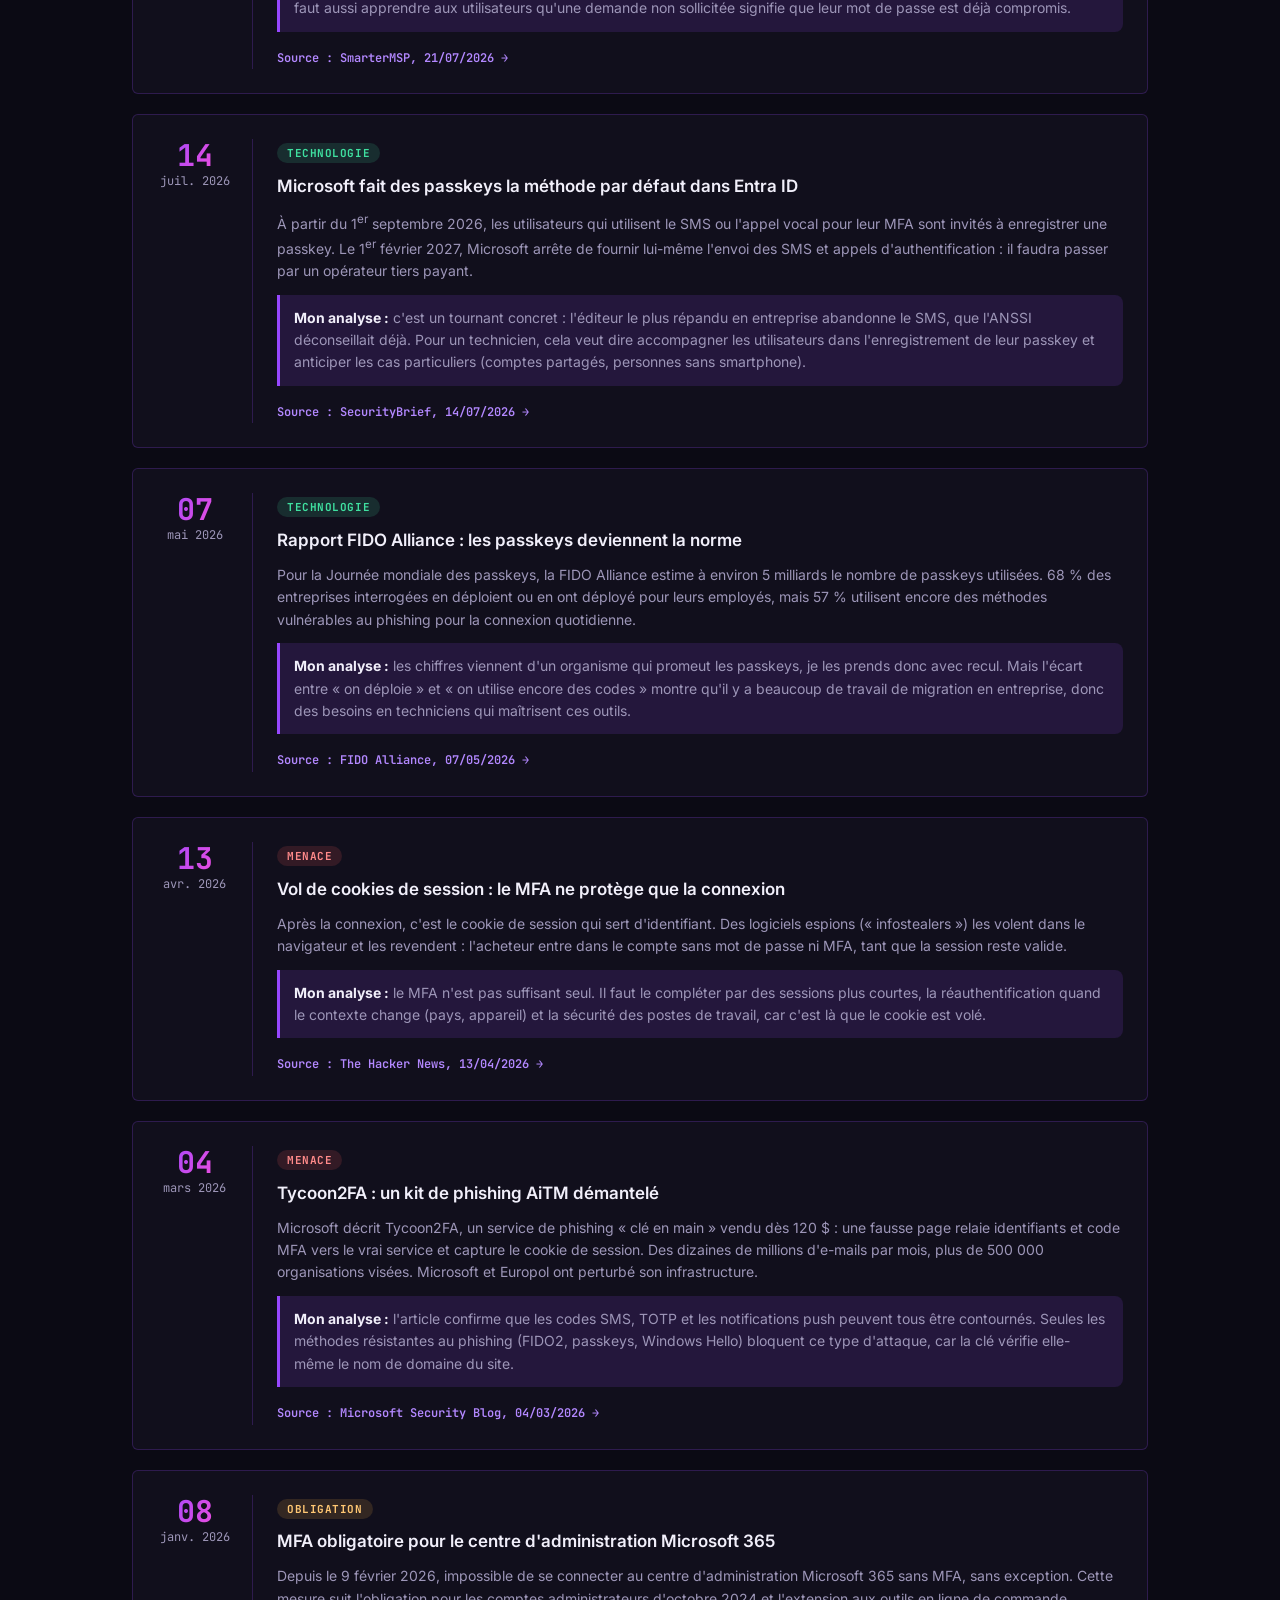
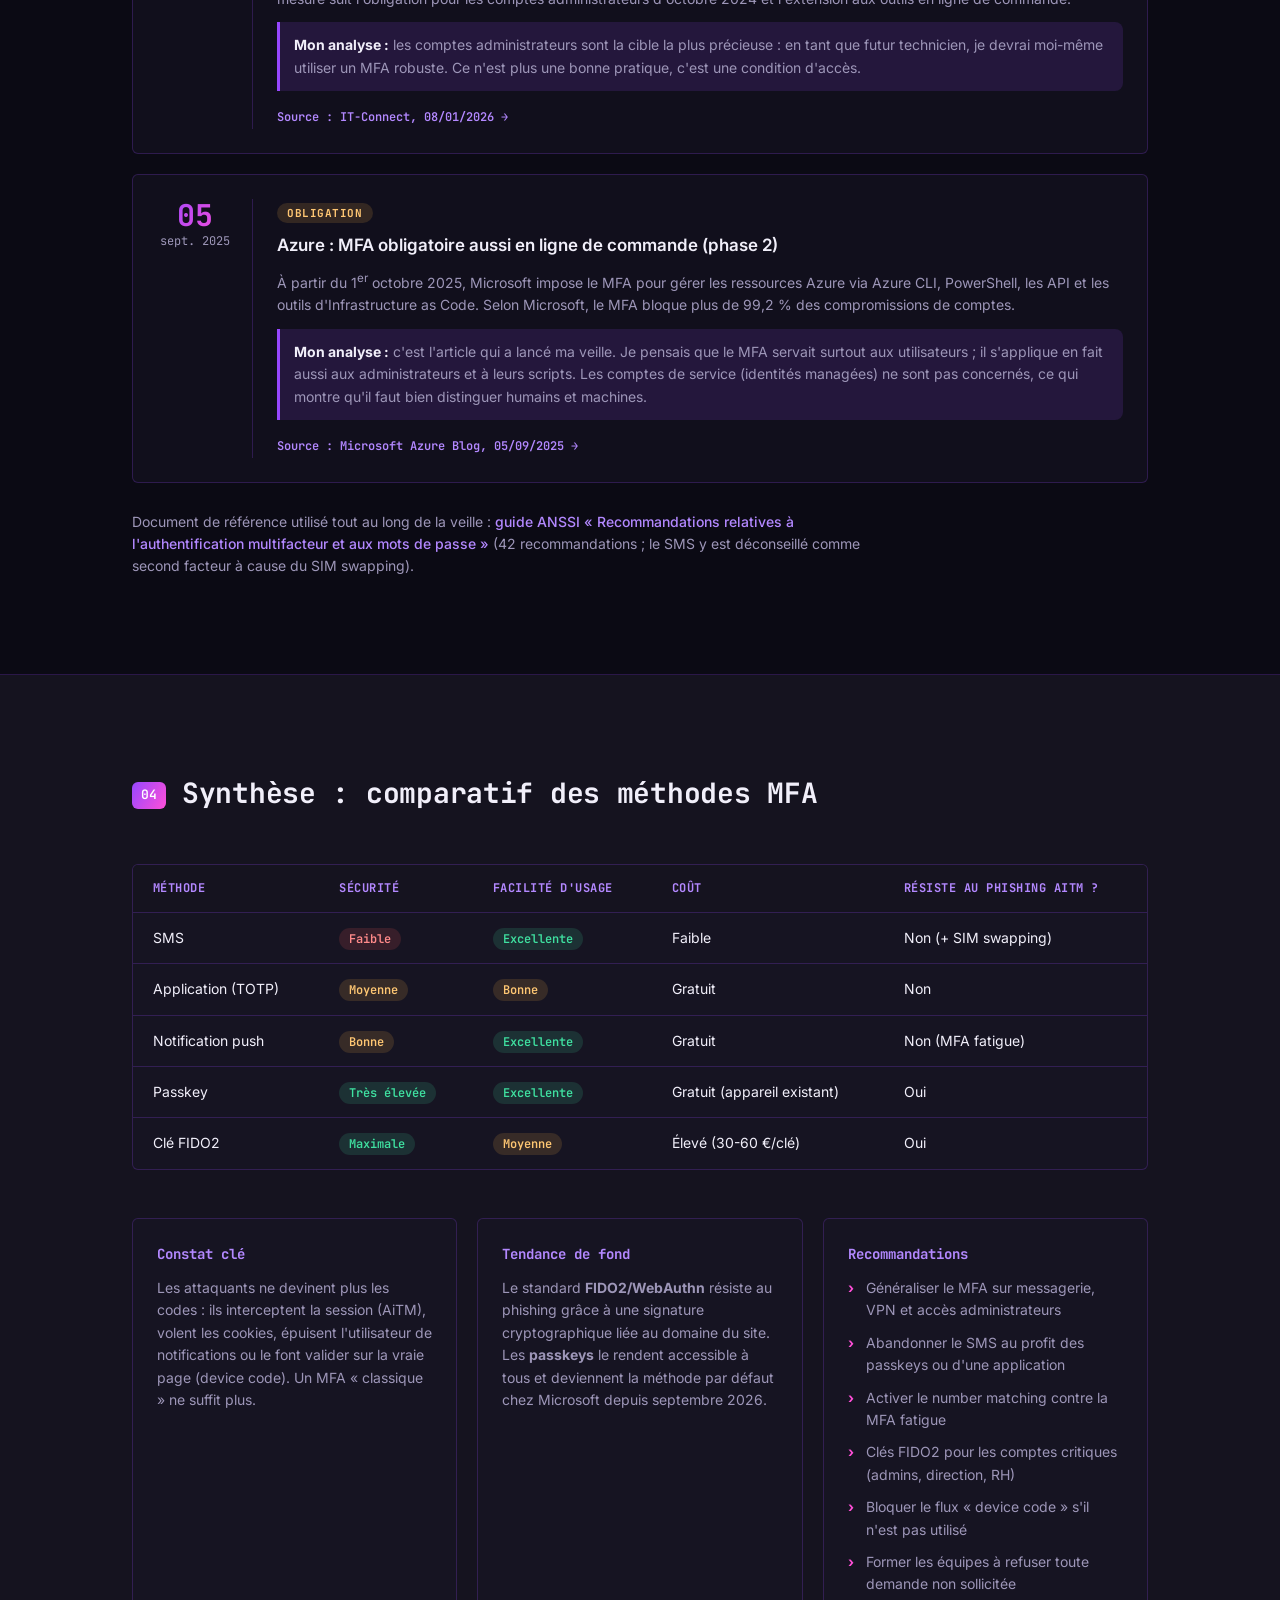
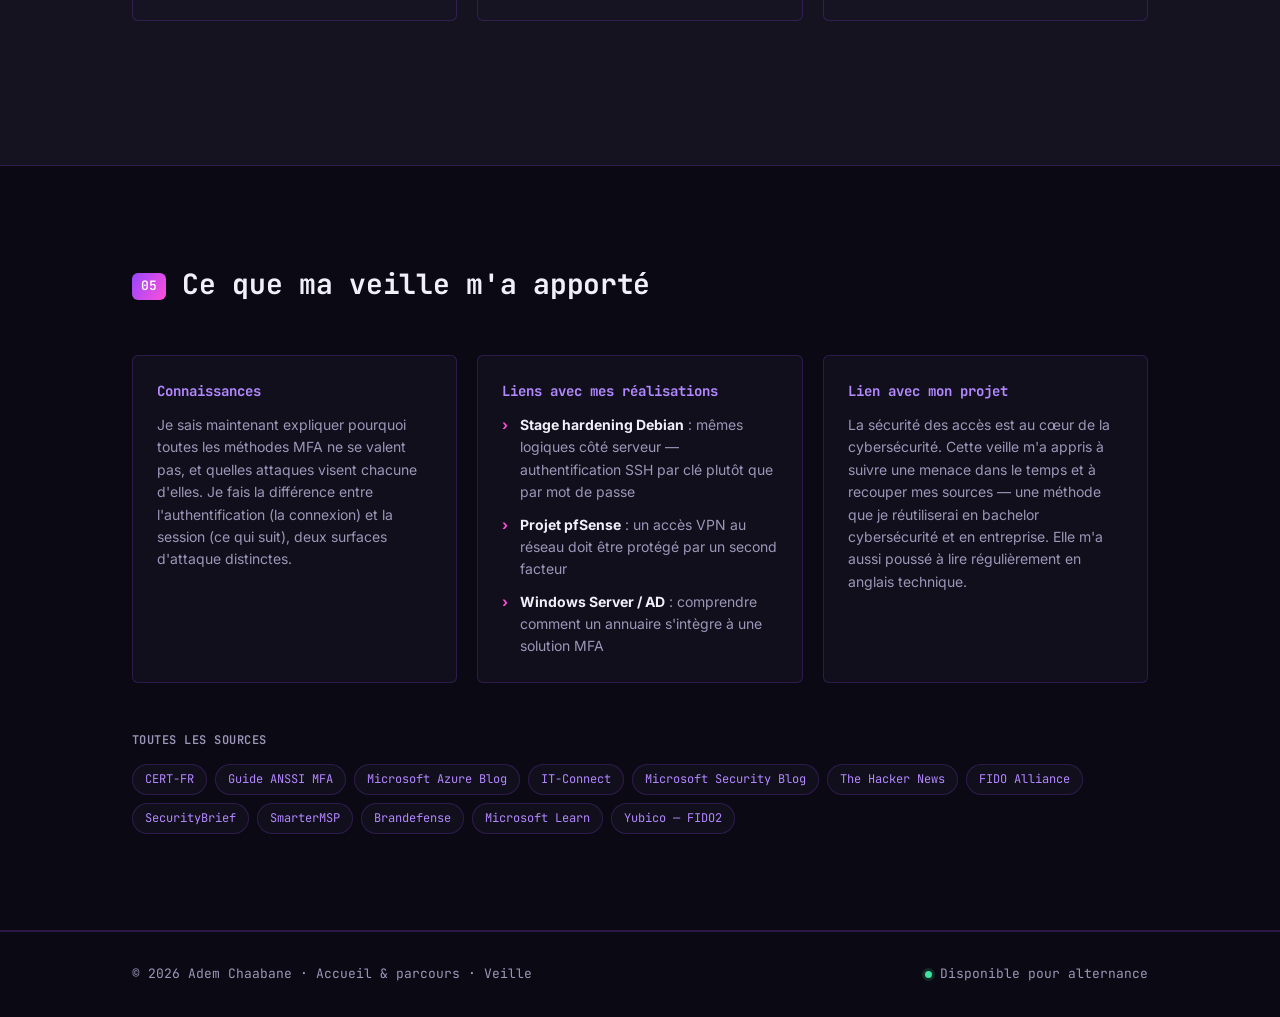
<file: veille.html>
<!DOCTYPE html>
<html lang="fr">
<head>
<meta charset="UTF-8">
<meta name="viewport" content="width=device-width, initial-scale=1.0">
<title>Adem Chaabane — Veille technologique</title>
<meta name="description" content="Veille technologique d'Adem Chaabane (BTS SIO SISR) sur l'authentification multifacteur (MFA) en entreprise.">
<link rel="preconnect" href="https://fonts.googleapis.com">
<link rel="preconnect" href="https://fonts.gstatic.com" crossorigin>
<link href="https://fonts.googleapis.com/css2?family=JetBrains+Mono:wght@400;500;600;700&family=Inter:wght@400;500;600;700&display=swap" rel="stylesheet">
<link rel="stylesheet" href="style.css">
</head>
<body>

<!-- ================= NAV (2 onglets) ================= -->
<div class="scroll-progress" aria-hidden="true"></div>
<nav class="nav">
  <div class="nav-inner">
    <a href="index.html" class="nav-logo">AC<span class="cursor">_</span></a>
    <ul class="nav-links">
      <li><a href="index.html#top">Accueil</a></li>
      <li><a href="index.html#qui">À propos</a></li>
      <li><a href="index.html#parcours">Parcours</a></li>
      <li><a href="index.html#competences">Compétences du bloc</a></li>
      <li><a href="index.html#realisations">Projets</a></li>
      <li><a href="index.html#projet">Mon projet pro</a></li>
      <li><a href="veille.html" class="is-active" aria-current="page">Veille</a></li>
      <li><a href="index.html#contact">Contact</a></li>
      <li class="nav-links-mobile"><a href="cv.pdf" target="_blank" rel="noopener">Télécharger mon CV</a></li>
      <li class="nav-links-mobile"><a href="https://www.linkedin.com/in/adem-chaabane/" target="_blank" rel="noopener">LinkedIn</a></li>
    </ul>
    <div class="nav-actions">
      <a href="https://www.linkedin.com/in/adem-chaabane/" class="nav-linkedin" target="_blank" rel="noopener" aria-label="Mon profil LinkedIn">
        <svg viewBox="0 0 24 24" aria-hidden="true"><path d="M20.45 20.45h-3.56v-5.57c0-1.33-.02-3.04-1.85-3.04-1.86 0-2.14 1.45-2.14 2.94v5.67H9.35V9h3.41v1.56h.05c.48-.9 1.64-1.85 3.37-1.85 3.6 0 4.27 2.37 4.27 5.46v6.28zM5.34 7.43a2.06 2.06 0 1 1 0-4.13 2.06 2.06 0 0 1 0 4.13zM7.12 20.45H3.56V9h3.56v11.45zM22.22 0H1.77C.79 0 0 .77 0 1.73v20.54C0 23.23.79 24 1.77 24h20.45c.98 0 1.78-.77 1.78-1.73V1.73C24 .77 23.2 0 22.22 0z"/></svg>
        <span>LinkedIn</span>
      </a>
      <a href="cv.pdf" class="nav-cta" target="_blank" rel="noopener">Télécharger mon CV</a>
    </div>
    <button class="nav-burger" id="navBurger" aria-label="Ouvrir le menu" aria-expanded="false">
      <span></span><span></span><span></span>
    </button>
  </div>
</nav>

<!-- ================= HERO VEILLE ================= -->
<header class="hero hero-small" id="top">
  <div class="hero-grid"></div>
  <canvas class="hero-network" aria-hidden="true"></canvas>
  <div class="hero-blob hero-blob-1"></div>
  <div class="hero-blob hero-blob-2"></div>
  <div class="hero-inner">
    <span class="hero-eyebrow">Veille technologique · depuis septembre 2025 · mise à jour : novembre 2026</span>
    <h1 class="veille-hero-title">
      Face à la recrudescence du vol d'identifiants : comment l'<em>authentification
      multifacteur (MFA)</em> est-elle devenue le pilier indispensable de la sécurité
      des accès en entreprise&nbsp;?
    </h1>
    <ul class="toc" aria-label="Sommaire de la veille">
      <li><a href="#sujet">Sujet &amp; objectifs</a></li>
      <li><a href="#methode">Sources &amp; outils</a></li>
      <li><a href="#journal">Journal de veille</a></li>
      <li><a href="#synthese">Synthèse</a></li>
      <li><a href="#apports">Apports</a></li>
    </ul>
  </div>
</header>

<main>

<!-- ================= SUJET ================= -->
<section class="section" id="sujet">
  <div class="section-inner">
    <div class="section-head">
      <span class="section-num">01</span>
      <h2 class="section-title">Sujet, justification et objectifs</h2>
    </div>

    <div class="veille-grid">
      <div class="veille-block">
        <h4>Sujet</h4>
        <p>
          L'<strong>authentification multifacteur (MFA)</strong> en entreprise :
          ses méthodes (SMS, application TOTP, notification push, clé FIDO2,
          passkeys), les attaques qui la contournent et son évolution vers une
          authentification sans mot de passe.
        </p>
      </div>
      <div class="veille-block">
        <h4>Pourquoi ce sujet</h4>
        <p>
          En option SISR, je serai chargé de mettre à disposition des services
          et d'en sécuriser l'accès (VPN, messagerie, serveurs). Mon stage en
          hardening Linux m'a montré que l'authentification est la première
          ligne de défense, et mon projet de bachelor en cybersécurité rend ce
          sujet central.
        </p>
      </div>
      <div class="veille-block">
        <h4>Objectifs</h4>
        <ul class="veille-list">
          <li>Repérer les technologies émergentes : FIDO2, passkeys, authentification sans mot de passe</li>
          <li>Comprendre les nouvelles attaques : AiTM, MFA fatigue, vol de cookies, device code</li>
          <li>Renforcer mes compétences : choisir et déployer la bonne méthode MFA selon le contexte</li>
        </ul>
      </div>
    </div>
  </div>
</section>

<!-- ================= METHODE ================= -->
<section class="section section-alt" id="methode">
  <div class="section-inner">
    <div class="section-head">
      <span class="section-num">02</span>
      <h2 class="section-title">Sources, outils et stratégie de recherche</h2>
    </div>

    <h3 class="sub-title">Mes sources et leur fiabilité</h3>
    <div class="veille-table-wrap">
      <table class="veille-table bloc-table">
        <thead><tr><th>Source</th><th>Type</th><th>Pourquoi elle est fiable</th></tr></thead>
        <tbody>
          <tr>
            <td><a href="https://cyber.gouv.fr/" target="_blank" rel="noopener" class="inline-link">ANSSI</a> · <a href="https://www.cert.ssi.gouv.fr/" target="_blank" rel="noopener" class="inline-link">CERT-FR</a></td>
            <td>Institutionnelle (État français)</td>
            <td>Autorité nationale de la sécurité des systèmes d'information : recommandations officielles et alertes de sécurité.</td>
          </tr>
          <tr>
            <td><a href="https://www.microsoft.com/en-us/security/blog/" target="_blank" rel="noopener" class="inline-link">Microsoft Security Blog</a> · <a href="https://learn.microsoft.com/fr-fr/entra/identity/authentication/overview-authentication" target="_blank" rel="noopener" class="inline-link">Microsoft Learn</a></td>
            <td>Éditeur, documentation officielle</td>
            <td>Informations de première main sur Entra ID et Microsoft 365, très utilisés en entreprise.</td>
          </tr>
          <tr>
            <td><a href="https://fidoalliance.org/" target="_blank" rel="noopener" class="inline-link">FIDO Alliance</a> · <a href="https://www.yubico.com/resources/glossary/fido-2/" target="_blank" rel="noopener" class="inline-link">Yubico</a></td>
            <td>Consortium de normalisation, fabricant</td>
            <td>La FIDO Alliance rédige les standards FIDO2/passkeys ; Yubico fabrique les clés de sécurité.</td>
          </tr>
          <tr>
            <td><a href="https://www.it-connect.fr/" target="_blank" rel="noopener" class="inline-link">IT-Connect</a></td>
            <td>Média spécialisé francophone</td>
            <td>Rédigé par des administrateurs systèmes, articles datés et sourcés.</td>
          </tr>
          <tr>
            <td><a href="https://thehackernews.com/" target="_blank" rel="noopener" class="inline-link">The Hacker News</a> · SecurityBrief</td>
            <td>Presse spécialisée cybersécurité</td>
            <td>Actualité internationale rapide ; je recoupe avec une source officielle avant de retenir une information.</td>
          </tr>
          <tr>
            <td>Blogs d'éditeurs de sécurité (Brandefense, SmarterMSP)</td>
            <td>Blogs professionnels</td>
            <td>Analyses techniques détaillées, mais à visée commerciale : je les recoupe systématiquement.</td>
          </tr>
        </tbody>
      </table>
    </div>

    <div class="veille-grid">
      <div class="veille-block">
        <h4>Outils</h4>
        <ul class="veille-list">
          <li><strong>Feedly</strong> : agrégateur RSS où je suis les flux du CERT-FR, d'IT-Connect, du Microsoft Security Blog et de The Hacker News, classés par dossier</li>
          <li><strong>Google Alerts</strong> : alertes par e-mail sur mes mots-clés</li>
          <li><strong>Ce portfolio</strong> : je publie ici mes synthèses datées</li>
        </ul>
      </div>
      <div class="veille-block">
        <h4>Mots-clés et filtres</h4>
        <p>
          <span class="chip">authentification multifacteur</span>
          <span class="chip">MFA</span>
          <span class="chip">passkey</span>
          <span class="chip">FIDO2</span>
          <span class="chip">AiTM phishing</span>
          <span class="chip">MFA fatigue</span>
          <span class="chip">Entra ID</span>
        </p>
        <p style="margin-top:12px">Je filtre par date (moins d'un mois), en français et en anglais, et j'écarte les sources sans auteur ni date.</p>
      </div>
      <div class="veille-block">
        <h4>Organisation et régularité</h4>
        <ul class="veille-list">
          <li><strong>Chaque semaine</strong> : tri des articles reçus dans Feedly et Google Alerts</li>
          <li><strong>Chaque mois</strong> : je retiens l'article le plus important et j'en rédige une synthèse avec mon analyse</li>
          <li>Je vérifie chaque information auprès d'une deuxième source</li>
        </ul>
      </div>
    </div>
  </div>
</section>

<!-- ================= JOURNAL ================= -->
<section class="section" id="journal">
  <div class="section-inner">
    <div class="section-head">
      <span class="section-num">03</span>
      <h2 class="section-title">Journal de veille</h2>
    </div>
    <p class="section-lead">Synthèses datées, du plus récent au plus ancien. Chaque fiche cite sa source et donne mon analyse personnelle.</p>

    <div class="journal">

      <article class="journal-entry">
        <div class="journal-date"><span>28</span>août 2026</div>
        <div class="journal-body">
          <span class="journal-tag">Menace</span>
          <h3>Le « device code phishing » : contourner le MFA sans fausse page</h3>
          <p>
            L'attaquant démarre une demande de connexion « appareil » auprès de
            Microsoft et obtient un code court. Il pousse la victime à saisir ce
            code sur la <em>vraie</em> page Microsoft : elle valide son MFA
            normalement, et l'attaquant récupère les jetons d'accès. Aucune
            fausse page, aucun mot de passe volé. Changer le mot de passe ne
            suffit pas : il faut révoquer les jetons.
          </p>
          <p class="journal-analysis"><strong>Mon analyse :</strong> c'est l'attaque qui m'a le plus surpris, car tous les réflexes classiques (« vérifier l'adresse du site ») ne servent à rien. Côté administrateur, la parade est de bloquer ce mode de connexion par accès conditionnel pour les comptes qui n'en ont pas besoin.</p>
          <a href="https://brandefense.io/blog/phishing-as-a-service-mfa-bypass-device-code/" target="_blank" rel="noopener" class="journal-source">Source : Brandefense, 28/08/2026 →</a>
        </div>
      </article>

      <article class="journal-entry">
        <div class="journal-date"><span>21</span>juil. 2026</div>
        <div class="journal-body">
          <span class="journal-tag">Menace</span>
          <h3>Pourquoi la « MFA fatigue » fonctionne toujours</h3>
          <p>
            L'attaquant, qui a déjà le mot de passe, envoie des dizaines de
            demandes de validation push jusqu'à ce que l'utilisateur accepte
            pour que ça s'arrête. Des tests d'ingénierie sociale cités dans
            l'article montrent 15 à 25 % d'acceptation après plusieurs heures,
            surtout tôt le matin ou tard le soir.
          </p>
          <p class="journal-analysis"><strong>Mon analyse :</strong> une notification push « Accepter / Refuser » est donc une faiblesse. En attendant les clés FIDO2, le <em>number matching</em> (taper le nombre affiché à l'écran) et la limitation du nombre de demandes sont des mesures simples à activer. Il faut aussi apprendre aux utilisateurs qu'une demande non sollicitée signifie que leur mot de passe est déjà compromis.</p>
          <a href="https://smartermsp.com/why-mfa-fatigue-attacks-keep-working/" target="_blank" rel="noopener" class="journal-source">Source : SmarterMSP, 21/07/2026 →</a>
        </div>
      </article>

      <article class="journal-entry">
        <div class="journal-date"><span>14</span>juil. 2026</div>
        <div class="journal-body">
          <span class="journal-tag journal-tag-tech">Technologie</span>
          <h3>Microsoft fait des passkeys la méthode par défaut dans Entra ID</h3>
          <p>
            À partir du 1<sup>er</sup> septembre 2026, les utilisateurs qui
            utilisent le SMS ou l'appel vocal pour leur MFA sont invités à
            enregistrer une passkey. Le 1<sup>er</sup> février 2027, Microsoft
            arrête de fournir lui-même l'envoi des SMS et appels
            d'authentification : il faudra passer par un opérateur tiers payant.
          </p>
          <p class="journal-analysis"><strong>Mon analyse :</strong> c'est un tournant concret : l'éditeur le plus répandu en entreprise abandonne le SMS, que l'ANSSI déconseillait déjà. Pour un technicien, cela veut dire accompagner les utilisateurs dans l'enregistrement de leur passkey et anticiper les cas particuliers (comptes partagés, personnes sans smartphone).</p>
          <a href="https://securitybrief.news/story/microsoft-makes-passkeys-default-for-entra-id-logins" target="_blank" rel="noopener" class="journal-source">Source : SecurityBrief, 14/07/2026 →</a>
        </div>
      </article>

      <article class="journal-entry">
        <div class="journal-date"><span>07</span>mai 2026</div>
        <div class="journal-body">
          <span class="journal-tag journal-tag-tech">Technologie</span>
          <h3>Rapport FIDO Alliance : les passkeys deviennent la norme</h3>
          <p>
            Pour la Journée mondiale des passkeys, la FIDO Alliance estime à
            environ 5 milliards le nombre de passkeys utilisées. 68 % des
            entreprises interrogées en déploient ou en ont déployé pour leurs
            employés, mais 57 % utilisent encore des méthodes vulnérables au
            phishing pour la connexion quotidienne.
          </p>
          <p class="journal-analysis"><strong>Mon analyse :</strong> les chiffres viennent d'un organisme qui promeut les passkeys, je les prends donc avec recul. Mais l'écart entre « on déploie » et « on utilise encore des codes » montre qu'il y a beaucoup de travail de migration en entreprise, donc des besoins en techniciens qui maîtrisent ces outils.</p>
          <a href="https://fidoalliance.org/fido-alliance-reports-accelerating-global-passkey-adoption-on-world-passkey-day-2026/" target="_blank" rel="noopener" class="journal-source">Source : FIDO Alliance, 07/05/2026 →</a>
        </div>
      </article>

      <article class="journal-entry">
        <div class="journal-date"><span>13</span>avr. 2026</div>
        <div class="journal-body">
          <span class="journal-tag">Menace</span>
          <h3>Vol de cookies de session : le MFA ne protège que la connexion</h3>
          <p>
            Après la connexion, c'est le cookie de session qui sert
            d'identifiant. Des logiciels espions (« infostealers ») les volent
            dans le navigateur et les revendent : l'acheteur entre dans le
            compte sans mot de passe ni MFA, tant que la session reste valide.
          </p>
          <p class="journal-analysis"><strong>Mon analyse :</strong> le MFA n'est pas suffisant seul. Il faut le compléter par des sessions plus courtes, la réauthentification quand le contexte change (pays, appareil) et la sécurité des postes de travail, car c'est là que le cookie est volé.</p>
          <a href="https://thehackernews.com/expert-insights/2026/04/session-cookie-theft-you-showed-your-id.html" target="_blank" rel="noopener" class="journal-source">Source : The Hacker News, 13/04/2026 →</a>
        </div>
      </article>

      <article class="journal-entry">
        <div class="journal-date"><span>04</span>mars 2026</div>
        <div class="journal-body">
          <span class="journal-tag">Menace</span>
          <h3>Tycoon2FA : un kit de phishing AiTM démantelé</h3>
          <p>
            Microsoft décrit Tycoon2FA, un service de phishing « clé en main »
            vendu dès 120 $ : une fausse page relaie identifiants et code MFA
            vers le vrai service et capture le cookie de session. Des dizaines
            de millions d'e-mails par mois, plus de 500 000 organisations
            visées. Microsoft et Europol ont perturbé son infrastructure.
          </p>
          <p class="journal-analysis"><strong>Mon analyse :</strong> l'article confirme que les codes SMS, TOTP et les notifications push peuvent tous être contournés. Seules les méthodes résistantes au phishing (FIDO2, passkeys, Windows Hello) bloquent ce type d'attaque, car la clé vérifie elle-même le nom de domaine du site.</p>
          <a href="https://www.microsoft.com/en-us/security/blog/2026/03/04/inside-tycoon2fa-how-a-leading-aitm-phishing-kit-operated-at-scale/" target="_blank" rel="noopener" class="journal-source">Source : Microsoft Security Blog, 04/03/2026 →</a>
        </div>
      </article>

      <article class="journal-entry">
        <div class="journal-date"><span>08</span>janv. 2026</div>
        <div class="journal-body">
          <span class="journal-tag journal-tag-reg">Obligation</span>
          <h3>MFA obligatoire pour le centre d'administration Microsoft 365</h3>
          <p>
            Depuis le 9 février 2026, impossible de se connecter au centre
            d'administration Microsoft 365 sans MFA, sans exception. Cette
            mesure suit l'obligation pour les comptes administrateurs
            d'octobre 2024 et l'extension aux outils en ligne de commande.
          </p>
          <p class="journal-analysis"><strong>Mon analyse :</strong> les comptes administrateurs sont la cible la plus précieuse : en tant que futur technicien, je devrai moi-même utiliser un MFA robuste. Ce n'est plus une bonne pratique, c'est une condition d'accès.</p>
          <a href="https://www.it-connect.fr/le-mfa-obligatoire-dans-le-centre-administration-microsoft-365-des-fevrier-2026/" target="_blank" rel="noopener" class="journal-source">Source : IT-Connect, 08/01/2026 →</a>
        </div>
      </article>

      <article class="journal-entry">
        <div class="journal-date"><span>05</span>sept. 2025</div>
        <div class="journal-body">
          <span class="journal-tag journal-tag-reg">Obligation</span>
          <h3>Azure : MFA obligatoire aussi en ligne de commande (phase 2)</h3>
          <p>
            À partir du 1<sup>er</sup> octobre 2025, Microsoft impose le MFA
            pour gérer les ressources Azure via Azure CLI, PowerShell, les API
            et les outils d'Infrastructure as Code. Selon Microsoft, le MFA
            bloque plus de 99,2 % des compromissions de comptes.
          </p>
          <p class="journal-analysis"><strong>Mon analyse :</strong> c'est l'article qui a lancé ma veille. Je pensais que le MFA servait surtout aux utilisateurs ; il s'applique en fait aussi aux administrateurs et à leurs scripts. Les comptes de service (identités managées) ne sont pas concernés, ce qui montre qu'il faut bien distinguer humains et machines.</p>
          <a href="https://azure.microsoft.com/en-us/blog/azure-mandatory-multifactor-authentication-phase-2-starting-in-october-2025/" target="_blank" rel="noopener" class="journal-source">Source : Microsoft Azure Blog, 05/09/2025 →</a>
        </div>
      </article>

    </div>

    <p class="journal-ref">
      Document de référence utilisé tout au long de la veille :
      <a href="https://www.it-connect.fr/nouveau-guide-anssi-sur-les-mots-de-passe-et-lauthentification-multifacteur/" target="_blank" rel="noopener" class="inline-link">guide ANSSI « Recommandations relatives à l'authentification multifacteur et aux mots de passe »</a>
      (42 recommandations ; le SMS y est déconseillé comme second facteur à cause du SIM swapping).
    </p>
  </div>
</section>

<!-- ================= SYNTHESE ================= -->
<section class="section section-alt" id="synthese">
  <div class="section-inner">
    <div class="section-head">
      <span class="section-num">04</span>
      <h2 class="section-title">Synthèse : comparatif des méthodes MFA</h2>
    </div>

    <div class="veille-table-wrap">
      <table class="veille-table">
        <thead>
          <tr><th>Méthode</th><th>Sécurité</th><th>Facilité d'usage</th><th>Coût</th><th>Résiste au phishing AiTM ?</th></tr>
        </thead>
        <tbody>
          <tr><td>SMS</td><td><span class="level level-low">Faible</span></td><td><span class="level level-high">Excellente</span></td><td>Faible</td><td>Non (+ SIM swapping)</td></tr>
          <tr><td>Application (TOTP)</td><td><span class="level level-mid">Moyenne</span></td><td><span class="level level-mid">Bonne</span></td><td>Gratuit</td><td>Non</td></tr>
          <tr><td>Notification push</td><td><span class="level level-mid">Bonne</span></td><td><span class="level level-high">Excellente</span></td><td>Gratuit</td><td>Non (MFA fatigue)</td></tr>
          <tr><td>Passkey</td><td><span class="level level-high">Très élevée</span></td><td><span class="level level-high">Excellente</span></td><td>Gratuit (appareil existant)</td><td>Oui</td></tr>
          <tr><td>Clé FIDO2</td><td><span class="level level-high">Maximale</span></td><td><span class="level level-mid">Moyenne</span></td><td>Élevé (30-60 €/clé)</td><td>Oui</td></tr>
        </tbody>
      </table>
    </div>

    <div class="veille-grid">
      <div class="veille-block">
        <h4>Constat clé</h4>
        <p>
          Les attaquants ne devinent plus les codes : ils interceptent la
          session (AiTM), volent les cookies, épuisent l'utilisateur de
          notifications ou le font valider sur la vraie page (device code).
          Un MFA « classique » ne suffit plus.
        </p>
      </div>
      <div class="veille-block">
        <h4>Tendance de fond</h4>
        <p>
          Le standard <strong>FIDO2/WebAuthn</strong> résiste au phishing grâce
          à une signature cryptographique liée au domaine du site. Les
          <strong>passkeys</strong> le rendent accessible à tous et deviennent
          la méthode par défaut chez Microsoft depuis septembre 2026.
        </p>
      </div>
      <div class="veille-block">
        <h4>Recommandations</h4>
        <ul class="veille-list">
          <li>Généraliser le MFA sur messagerie, VPN et accès administrateurs</li>
          <li>Abandonner le SMS au profit des passkeys ou d'une application</li>
          <li>Activer le number matching contre la MFA fatigue</li>
          <li>Clés FIDO2 pour les comptes critiques (admins, direction, RH)</li>
          <li>Bloquer le flux « device code » s'il n'est pas utilisé</li>
          <li>Former les équipes à refuser toute demande non sollicitée</li>
        </ul>
      </div>
    </div>
  </div>
</section>

<!-- ================= APPORTS ================= -->
<section class="section contact" id="apports">
  <div class="section-inner">
    <div class="section-head">
      <span class="section-num">05</span>
      <h2 class="section-title">Ce que ma veille m'a apporté</h2>
    </div>

    <div class="veille-grid">
      <div class="veille-block">
        <h4>Connaissances</h4>
        <p>
          Je sais maintenant expliquer pourquoi toutes les méthodes MFA ne se
          valent pas, et quelles attaques visent chacune d'elles. Je fais la
          différence entre l'authentification (la connexion) et la session
          (ce qui suit), deux surfaces d'attaque distinctes.
        </p>
      </div>
      <div class="veille-block">
        <h4>Liens avec mes réalisations</h4>
        <ul class="veille-list">
          <li><strong>Stage hardening Debian</strong> : mêmes logiques côté serveur — authentification SSH par clé plutôt que par mot de passe</li>
          <li><strong>Projet pfSense</strong> : un accès VPN au réseau doit être protégé par un second facteur</li>
          <li><strong>Windows Server / AD</strong> : comprendre comment un annuaire s'intègre à une solution MFA</li>
        </ul>
      </div>
      <div class="veille-block">
        <h4>Lien avec mon projet</h4>
        <p>
          La sécurité des accès est au cœur de la cybersécurité. Cette veille
          m'a appris à suivre une menace dans le temps et à recouper mes
          sources — une méthode que je réutiliserai en bachelor cybersécurité
          et en entreprise. Elle m'a aussi poussé à lire régulièrement en
          anglais technique.
        </p>
      </div>
    </div>

    <div class="veille-sources">
      <span class="veille-sources-label">Toutes les sources</span>
      <div class="veille-sources-list">
        <a href="https://www.cert.ssi.gouv.fr/" target="_blank" rel="noopener">CERT-FR</a>
        <a href="https://www.it-connect.fr/nouveau-guide-anssi-sur-les-mots-de-passe-et-lauthentification-multifacteur/" target="_blank" rel="noopener">Guide ANSSI MFA</a>
        <a href="https://azure.microsoft.com/en-us/blog/azure-mandatory-multifactor-authentication-phase-2-starting-in-october-2025/" target="_blank" rel="noopener">Microsoft Azure Blog</a>
        <a href="https://www.it-connect.fr/le-mfa-obligatoire-dans-le-centre-administration-microsoft-365-des-fevrier-2026/" target="_blank" rel="noopener">IT-Connect</a>
        <a href="https://www.microsoft.com/en-us/security/blog/2026/03/04/inside-tycoon2fa-how-a-leading-aitm-phishing-kit-operated-at-scale/" target="_blank" rel="noopener">Microsoft Security Blog</a>
        <a href="https://thehackernews.com/expert-insights/2026/04/session-cookie-theft-you-showed-your-id.html" target="_blank" rel="noopener">The Hacker News</a>
        <a href="https://fidoalliance.org/fido-alliance-reports-accelerating-global-passkey-adoption-on-world-passkey-day-2026/" target="_blank" rel="noopener">FIDO Alliance</a>
        <a href="https://securitybrief.news/story/microsoft-makes-passkeys-default-for-entra-id-logins" target="_blank" rel="noopener">SecurityBrief</a>
        <a href="https://smartermsp.com/why-mfa-fatigue-attacks-keep-working/" target="_blank" rel="noopener">SmarterMSP</a>
        <a href="https://brandefense.io/blog/phishing-as-a-service-mfa-bypass-device-code/" target="_blank" rel="noopener">Brandefense</a>
        <a href="https://learn.microsoft.com/fr-fr/entra/identity/authentication/overview-authentication" target="_blank" rel="noopener">Microsoft Learn</a>
        <a href="https://www.yubico.com/resources/glossary/fido-2/" target="_blank" rel="noopener">Yubico — FIDO2</a>
      </div>
    </div>
  </div>
</section>

</main>

<footer class="footer">
  <div class="footer-inner">
    <span>© 2026 Adem Chaabane · <a href="index.html">Accueil &amp; parcours</a> · <a href="veille.html">Veille</a></span>
    <span class="footer-status"><span class="dot dot-up"></span> Disponible pour alternance</span>
  </div>
</footer>

<script src="script.js"></script>
</body>
</html>
</file>
<file: style.css>
/* ================= TOKENS (thème clair, couleurs violet / magenta) ================= */
:root{
  --bg:            #0B0A14;
  --bg-alt:        #15131F;
  --bg-card:       #18162583;
  --ink:           #F1EFFA;
  --ink-soft:      #9D96B8;
  --line:          rgba(151,71,255,0.22);
  --line-strong:   rgba(151,71,255,0.45);
  --steel:         #B388FF;
  --steel-soft:    #C9A8FF;
  --signal:        #3FE0A0;
  --signal-soft:   rgba(63,224,160,0.14);
  --violet:        #9747FF;
  --violet-soft:   rgba(151,71,255,0.14);
  --magenta:       #FF4FD8;
  --magenta-soft:  rgba(255,79,216,0.12);
  --amber:         #FFC773;
  --amber-soft:    rgba(255,184,76,0.14);
  --red:           #FF8A8A;
  --red-soft:      rgba(255,90,90,0.14);
  --grad:          linear-gradient(120deg, var(--violet), var(--magenta));
  --shadow-sm:     none;
  --shadow-md:     0 0 28px rgba(151,71,255,0.22);

  --font-display:  'JetBrains Mono', monospace;
  --font-body:     'Inter', sans-serif;

  --max-w: 1080px;
  --radius: 6px;
}

*{ margin:0; padding:0; box-sizing:border-box; }
html{ scroll-behavior:smooth; scroll-padding-top:80px; }

body{
  background:var(--bg);
  color:var(--ink);
  font-family:var(--font-body);
  font-size:16px;
  line-height:1.6;
  -webkit-font-smoothing:antialiased;
}

a{ color:inherit; text-decoration:none; }
ul{ list-style:none; }
img, video{ max-width:100%; display:block; }
::selection{ background:var(--violet-soft); color:var(--ink); }
:focus-visible{ outline:2px solid var(--steel); outline-offset:3px; border-radius:4px; }

/* Barre de progression de lecture */
.scroll-progress{
  position:fixed; top:0; left:0; height:3px; width:100%;
  background:var(--grad);
  transform-origin:0 50%; transform:scaleX(0);
  z-index:100;
}

/* ================= LAYOUT ================= */
.section-inner, .nav-inner, .hero-inner, .footer-inner{
  max-width:var(--max-w);
  margin:0 auto;
  padding-left:32px;
  padding-right:32px;
}
.section{ padding:96px 0; border-bottom:1px solid var(--line); }
.section-alt{ background:var(--bg-alt); }

.section-head{ display:flex; align-items:baseline; gap:16px; margin-bottom:48px; }
.section-num{
  font-family:var(--font-display); font-size:13px; font-weight:600;
  color:#fff; background:var(--grad);
  padding:3px 9px; border-radius:6px;
  transform:translateY(-4px);
}
.section-title{
  font-family:var(--font-display);
  font-size:28px; font-weight:700; letter-spacing:-0.01em;
}
.section-lead{ color:var(--ink-soft); max-width:720px; margin:-24px 0 32px; }
.sub-title{
  font-family:var(--font-display); font-size:15px; font-weight:600;
  color:var(--steel);
  margin:56px 0 20px;
  display:flex; align-items:center; gap:10px;
}
.sub-title::before{ content:""; width:18px; height:2px; background:var(--grad); border-radius:2px; }
.sub-title:first-of-type{ margin-top:0; }

/* ================= BOUTONS ================= */
.btn{
  position:relative; overflow:hidden;
  display:inline-flex; align-items:center; gap:8px;
  font-family:var(--font-display); font-size:14px; font-weight:600;
  padding:12px 22px;
  border-radius:var(--radius);
  border:1px solid transparent;
  transition:transform .2s ease, box-shadow .2s ease, background .2s ease, border-color .2s ease;
}
.btn:hover{ transform:translateY(-2px); }
.btn-primary{ background:var(--grad); color:#0B0A14; font-weight:700; box-shadow:0 0 24px rgba(151,71,255,0.45); }
.btn-primary:hover{ box-shadow:0 0 32px rgba(255,79,216,0.55); }
.btn-primary::after{
  content:""; position:absolute; top:0; left:-60%; width:40%; height:100%;
  background:linear-gradient(100deg, transparent, rgba(255,255,255,.45), transparent);
  transform:skewX(-20deg);
  transition:left .6s ease;
}
.btn-primary:hover::after{ left:120%; }
.btn-ghost{ border-color:var(--line); color:var(--ink); background:transparent; }
.btn-ghost:hover{ border-color:var(--steel); background:var(--violet-soft); }

/* ================= NAV ================= */
.nav{
  position:sticky; top:0; z-index:50;
  background:rgba(11,10,20,0.78);
  backdrop-filter:blur(14px);
  -webkit-backdrop-filter:blur(14px);
  border-bottom:1px solid var(--line);
  transition:box-shadow .2s ease;
}
.nav.is-scrolled{ box-shadow:0 6px 24px rgba(0,0,0,0.35); }
.nav-inner{
  position:relative;
  display:flex; align-items:center; justify-content:space-between; gap:24px;
  height:68px;
}
.nav-logo{ font-family:var(--font-display); font-weight:700; font-size:19px; letter-spacing:.02em; }
.cursor{ color:var(--magenta); animation:blink 1.1s steps(1) infinite; }
@keyframes blink{ 50%{ opacity:0; } }

.nav-links{
  display:flex; gap:28px;
  font-family:var(--font-display); font-size:14px;
  color:var(--ink-soft);
}
.nav-links a{ position:relative; padding:6px 0; transition:color .15s ease; }
.nav-links a::after{
  content:""; position:absolute; left:0; right:0; bottom:0; height:2px;
  background:var(--grad); border-radius:2px;
  transform:scaleX(0); transform-origin:left;
  transition:transform .25s ease;
}
.nav-links a:hover, .nav-links a.is-active{ color:var(--ink); }
.nav-links a:hover::after, .nav-links a.is-active::after{ transform:scaleX(1); }

.nav-actions{ display:flex; gap:10px; align-items:center; }
.nav-cta, .nav-linkedin{
  display:inline-flex; align-items:center; gap:8px;
  font-family:var(--font-display); font-size:13px; font-weight:600;
  padding:9px 16px; border-radius:8px;
  transition:background .2s ease, box-shadow .2s ease, transform .2s ease, color .2s ease;
}
.nav-cta{ border:1px solid var(--violet); color:var(--ink); background:transparent; }
.nav-cta:hover{ background:var(--grad); color:#0B0A14; border-color:transparent; box-shadow:0 6px 18px rgba(139,69,245,0.3); transform:translateY(-1px); }
.nav-linkedin{ background:#0A66C2; color:#fff; border:1px solid #0A66C2; }
.nav-linkedin:hover{ background:#004182; box-shadow:0 6px 18px rgba(10,102,194,0.3); transform:translateY(-1px); }
.nav-linkedin svg{ width:15px; height:15px; fill:currentColor; }

.nav-links-mobile{ display:none; }

.nav-burger{
  display:none; flex-direction:column; gap:5px;
  background:none; border:none; cursor:pointer; padding:8px;
}
.nav-burger span{ width:22px; height:2px; background:var(--ink); display:block; border-radius:2px; transition:transform .25s ease, opacity .25s ease; }
body.nav-open .nav-burger span:nth-child(1){ transform:translateY(7px) rotate(45deg); }
body.nav-open .nav-burger span:nth-child(2){ opacity:0; }
body.nav-open .nav-burger span:nth-child(3){ transform:translateY(-7px) rotate(-45deg); }

/* ================= HERO ================= */
.hero{
  position:relative; overflow:hidden;
  padding:104px 0 88px;
  background:
    radial-gradient(circle at 15% 20%, rgba(151,71,255,0.25), transparent 45%),
    radial-gradient(circle at 85% 60%, rgba(255,79,216,0.16), transparent 50%),
    var(--bg);
  border-bottom:1px solid var(--line);
}
.hero-grid{
  position:absolute; inset:0;
  background-image:
    linear-gradient(var(--line) 1px, transparent 1px),
    linear-gradient(90deg, var(--line) 1px, transparent 1px);
  background-size:44px 44px;
  opacity:.55;
  mask-image:radial-gradient(ellipse at 30% 30%, black 20%, transparent 75%);
  -webkit-mask-image:radial-gradient(ellipse at 30% 30%, black 20%, transparent 75%);
}
.hero-blob{
  position:absolute; border-radius:50%; filter:blur(70px); opacity:.32; pointer-events:none;
  animation:float 14s ease-in-out infinite;
}
.hero-blob-1{ width:380px; height:380px; background:#7B2FFF; top:-120px; right:6%; }
.hero-blob-2{ width:260px; height:260px; background:#D63AB8; top:34%; right:30%; animation-delay:-5s; }
.hero-blob-3{ width:220px; height:220px; background:#2FB884; top:30%; left:-80px; opacity:.18; animation-delay:-9s; }
@keyframes float{
  0%,100%{ transform:translate(0,0) scale(1); }
  33%{ transform:translate(30px,-20px) scale(1.05); }
  66%{ transform:translate(-20px,20px) scale(.97); }
}
.hero-inner{ position:relative; }

.hero-eyebrow{
  display:inline-flex; align-items:center; gap:8px;
  font-family:var(--font-display); font-size:12px; font-weight:600;
  color:var(--steel);
  background:rgba(24,22,37,0.7); border:1px solid var(--line);
  padding:6px 12px; border-radius:20px;
  margin-bottom:22px;
  box-shadow:var(--shadow-sm);
}
.hero-eyebrow::before{
  content:""; width:7px; height:7px; border-radius:50%;
  background:var(--signal); box-shadow:0 0 0 0 rgba(14,159,110,.5);
  animation:pulse 2s ease-out infinite;
}
@keyframes pulse{
  0%{ box-shadow:0 0 0 0 rgba(14,159,110,.45); }
  80%,100%{ box-shadow:0 0 0 8px rgba(14,159,110,0); }
}

.hero-title{
  font-family:var(--font-display);
  font-size:clamp(40px, 6.5vw, 68px);
  font-weight:700; letter-spacing:-0.03em; line-height:1.1;
  margin-bottom:18px;
  background:linear-gradient(100deg, var(--ink) 0%, var(--ink) 35%, var(--steel) 60%, var(--magenta) 80%, var(--ink) 100%);
  background-size:250% 100%;
  -webkit-background-clip:text; background-clip:text;
  -webkit-text-fill-color:transparent;
  animation:shine 7s ease-in-out infinite;
  filter:drop-shadow(0 0 24px rgba(151,71,255,0.35));
}
@keyframes shine{ 0%,100%{ background-position:100% 0; } 50%{ background-position:0 0; } }

.hero-subtitle{ font-size:18px; color:var(--ink-soft); max-width:580px; margin-bottom:34px; }
.hero-actions{ display:flex; gap:12px; flex-wrap:wrap; }

/* Apparition du hero au chargement */
.hero-inner > *{ animation:rise .7s cubic-bezier(.2,.7,.2,1) both; }
.hero-inner > *:nth-child(2){ animation-delay:.08s; }
.hero-inner > *:nth-child(3){ animation-delay:.16s; }
.hero-inner > *:nth-child(4){ animation-delay:.24s; }
.hero-inner > *:nth-child(5){ animation-delay:.32s; }
@keyframes rise{ from{ opacity:0; transform:translateY(18px); } to{ opacity:1; transform:none; } }

.toc{ display:flex; flex-wrap:wrap; gap:8px; margin-top:40px; }
.toc a{
  display:inline-block;
  font-family:var(--font-display); font-size:12px;
  color:var(--ink-soft);
  border:1px solid var(--line); background:rgba(255,255,255,.75);
  padding:6px 12px; border-radius:20px;
  transition:border-color .15s ease, color .15s ease, transform .15s ease;
}
.toc a:hover{ border-color:var(--steel); color:var(--steel); transform:translateY(-1px); }

.hero-small{ padding:80px 0 64px; }
.veille-hero-title{
  font-family:var(--font-display);
  font-size:clamp(22px, 3.2vw, 32px);
  font-weight:700; line-height:1.35;
  max-width:880px; margin-bottom:8px;
}
.veille-hero-title em{
  font-style:normal;
  background:var(--grad); -webkit-background-clip:text; background-clip:text; -webkit-text-fill-color:transparent;
}

/* ================= CARTES (base commune) ================= */
.about-card, .skill-card, .project-card, .xp-card, .env-card, .veille-block, .journal-entry, .video-card, .cert-card{
  background:var(--bg-card);
  border:1px solid var(--line);
  border-radius:var(--radius);
  box-shadow:var(--shadow-sm);
  transition:transform .25s ease, box-shadow .25s ease, border-color .25s ease;
}
.skill-card:hover, .project-card:hover, .xp-card:hover, .env-card:hover, .veille-block:hover, .journal-entry:hover, .cert-card:hover{
  transform:translateY(-4px);
  box-shadow:var(--shadow-md);
  border-color:var(--line-strong);
}

/* ================= ABOUT ================= */
.about-grid{ display:grid; grid-template-columns:1.4fr 1fr; gap:56px; }
.about-text p{ margin-bottom:18px; color:var(--ink-soft); font-size:17px; }
.about-text strong{ color:var(--ink); }
.about-links{ display:flex; gap:10px; flex-wrap:wrap; margin-top:8px; }

.about-card{ padding:8px 24px; align-self:start; }
.about-card-row{
  display:flex; justify-content:space-between; gap:16px;
  padding:15px 0; border-bottom:1px solid var(--line); font-size:14px;
}
.about-card-row:last-child{ border-bottom:none; }
.about-card-row span{ color:var(--ink-soft); }
.about-card-row strong{ text-align:right; font-weight:600; }

/* CV vidéo */
.video-wrap{ display:grid; grid-template-columns:1.6fr 1fr; gap:32px; align-items:center; margin-top:56px; }
.video-card{ padding:10px; overflow:hidden; }
.video-card video{ width:100%; border-radius:6px; aspect-ratio:16/9; background:var(--bg-alt); object-fit:cover; }
.video-text h3{ font-family:var(--font-display); font-size:20px; margin-bottom:10px; }
.video-text p{ color:var(--ink-soft); font-size:15px; margin-bottom:16px; }
.video-text .chip{ margin:0 6px 6px 0; display:inline-block; }

/* ================= TIMELINE ================= */
.timeline{ position:relative; padding-left:30px; border-left:2px solid var(--line); }
.timeline-item{ position:relative; padding-bottom:36px; }
.timeline-item:last-child{ padding-bottom:0; }
.timeline-dot{
  position:absolute; left:-38px; top:4px;
  width:14px; height:14px; border-radius:50%;
  background:var(--bg); border:3px solid var(--violet);
  box-shadow:0 0 0 4px var(--violet-soft);
}
.timeline-item:first-child .timeline-dot{ border-color:var(--magenta); animation:pulse-violet 2.4s ease-out infinite; }
@keyframes pulse-violet{
  0%{ box-shadow:0 0 0 0 rgba(226,61,181,.35); }
  80%,100%{ box-shadow:0 0 0 10px rgba(226,61,181,0); }
}
.timeline-date{ font-family:var(--font-display); font-size:12px; font-weight:600; color:var(--steel); display:block; margin-bottom:4px; }
.timeline-content h3{ font-size:17px; font-weight:600; margin-bottom:4px; }
.timeline-content p{ color:var(--ink-soft); font-size:15px; max-width:620px; }

/* ================= EXPERIENCES ================= */
.xp-grid{ display:grid; grid-template-columns:repeat(3, 1fr); gap:24px; }
.xp-card{ padding:24px; display:flex; flex-direction:column; gap:12px; }
.xp-card h4{ font-size:17px; font-weight:600; }
.xp-card p{ font-size:14px; color:var(--ink-soft); }
.xp-card-pending{ border-style:dashed; border-color:var(--line-strong); background:transparent; }
.xp-tag{
  align-self:flex-start;
  font-family:var(--font-display); font-size:11px; font-weight:700;
  text-transform:uppercase; letter-spacing:.05em;
  padding:3px 10px; border-radius:20px;
  background:var(--signal-soft); color:var(--signal);
}
.xp-tag-alt{ background:var(--violet-soft); color:var(--steel); }
.xp-tag-pending{ background:var(--amber-soft); color:var(--amber); }
.xp-meta{ display:flex; flex-direction:column; gap:6px; font-size:13px; }
.xp-meta div{ display:flex; gap:10px; }
.xp-meta dt{ color:var(--ink-soft); min-width:92px; font-family:var(--font-display); font-size:12px; padding-top:1px; }
.xp-meta dd{ color:var(--ink); }
.xp-label{ font-family:var(--font-display); font-size:12px !important; font-weight:600; color:var(--steel) !important; margin-top:4px; }
.xp-learned{ border-top:1px solid var(--line); padding-top:12px; }
.xp-learned strong{ color:var(--ink); }

/* ================= TABLEAUX ================= */
.veille-table-wrap{
  overflow-x:auto; margin-bottom:48px;
  border:1px solid var(--line); border-radius:var(--radius);
  background:var(--bg-card); box-shadow:var(--shadow-sm);
}
.veille-table{ width:100%; border-collapse:collapse; font-size:14px; min-width:560px; }
.veille-table th{
  font-family:var(--font-display); text-align:left; font-size:12px;
  text-transform:uppercase; letter-spacing:.04em;
  color:var(--steel);
  padding:14px 20px; border-bottom:1px solid var(--line);
  background:var(--bg-alt);
}
.veille-table td{ padding:14px 20px; border-bottom:1px solid var(--line); transition:background .15s ease; }
.veille-table tr:last-child td{ border-bottom:none; }
.veille-table tbody tr:hover td{ background:rgba(151,71,255,0.06); }
.bloc-table td{ vertical-align:top; color:var(--ink-soft); }
.bloc-table td strong{ color:var(--ink); font-weight:600; }
.bloc-table td:first-child{ width:30%; }
.bloc-table .chip{ display:inline-block; margin:0 4px 4px 0; }

.level{ font-family:var(--font-display); font-size:12px; font-weight:600; padding:3px 10px; border-radius:20px; white-space:nowrap; }
.level-low{ background:var(--red-soft); color:var(--red); }
.level-mid{ background:var(--amber-soft); color:var(--amber); }
.level-high{ background:var(--signal-soft); color:var(--signal); }

.chip{
  font-family:var(--font-display); font-size:12px;
  background:var(--violet-soft); color:var(--steel);
  border:1px solid transparent;
  padding:3px 10px; border-radius:20px;
  white-space:nowrap;
}

/* ================= COMPETENCES ================= */
.skills-grid{ display:grid; grid-template-columns:repeat(3, 1fr); gap:20px; }
.skill-card{ padding:22px; }
.skill-card-head{ display:flex; align-items:center; gap:12px; margin-bottom:10px; }
.skill-icon{
  font-family:var(--font-display); font-size:15px; font-weight:700;
  color:#fff; background:var(--grad);
  width:36px; height:36px; border-radius:9px;
  display:inline-flex; align-items:center; justify-content:center;
  transition:transform .3s ease;
}
.skill-card:hover .skill-icon{ transform:rotate(-8deg) scale(1.08); }
.skill-card h3{ font-size:16px; font-weight:600; }
.skill-card p{ font-size:14px; color:var(--ink-soft); }

/* ================= PROJETS ================= */
.projects-list{ display:grid; grid-template-columns:repeat(2, 1fr); gap:24px; }
.project-card{ padding:28px; display:flex; flex-direction:column; position:relative; overflow:hidden; }
.project-card::before{
  content:""; position:absolute; top:0; left:0; right:0; height:3px;
  background:var(--grad); transform:scaleX(0); transform-origin:left;
  transition:transform .35s ease;
}
.project-card:hover::before{ transform:scaleX(1); }
.project-status{ display:flex; align-items:center; gap:8px; font-family:var(--font-display); font-size:12px; color:var(--ink-soft); margin-bottom:12px; }
.dot{ width:7px; height:7px; border-radius:50%; display:inline-block; }
.dot-up{ background:var(--signal); box-shadow:0 0 0 3px var(--signal-soft); }
.project-title{ font-size:19px; font-weight:600; margin-bottom:10px; }
.project-desc{ color:var(--ink-soft); font-size:15px; margin-bottom:20px; flex:1; }
.project-meta{ display:flex; align-items:center; justify-content:space-between; flex-wrap:wrap; gap:12px; }
.project-stack{ display:flex; gap:6px; flex-wrap:wrap; }
.project-link{ font-family:var(--font-display); font-size:13px; font-weight:600; color:var(--steel); white-space:nowrap; transition:color .15s ease; }
.project-link:hover{ color:var(--magenta); }
.project-pending{
  font-family:var(--font-display); font-size:11px; color:var(--ink-soft);
  border:1px dashed var(--line-strong); padding:3px 10px; border-radius:20px;
}

/* ================= PROJET PRO ================= */
.path-steps{ display:grid; grid-template-columns:repeat(3, 1fr); gap:20px; margin-bottom:24px; counter-reset:step; }
.path-step{
  position:relative; padding:24px;
  background:var(--bg-card); border:1px solid var(--line); border-radius:var(--radius);
  box-shadow:var(--shadow-sm);
}
.path-step:not(:last-child)::after{
  content:"→"; position:absolute; right:-17px; top:50%; transform:translateY(-50%);
  font-family:var(--font-display); color:var(--magenta); font-weight:700; z-index:1;
}
.path-when{ font-family:var(--font-display); font-size:12px; font-weight:600; color:var(--magenta); display:block; margin-bottom:8px; }
.path-step h4{ font-size:16px; font-weight:600; margin-bottom:8px; }
.path-step p{ font-size:14px; color:var(--ink-soft); }
.two-col{ display:grid; grid-template-columns:1fr 1fr; gap:24px; align-items:start; }

.cert-list{ display:flex; flex-direction:column; gap:10px; }
.cert-item{
  display:flex; gap:12px; align-items:flex-start;
  padding:10px 12px; border-radius:8px; background:rgba(151,71,255,0.06); border:1px solid var(--line);
  font-size:14px; color:var(--ink-soft);
  transition:border-color .2s ease, transform .2s ease;
}
.cert-item:hover{ border-color:var(--line-strong); transform:translateX(3px); }
.cert-item strong{ color:var(--ink); display:block; }
.cert-badge{
  flex-shrink:0;
  font-family:var(--font-display); font-size:10px; font-weight:700; letter-spacing:.04em;
  color:#fff; background:#049FD9; padding:3px 7px; border-radius:5px; margin-top:2px;
}
.cert-badge-anssi{ background:#3355CC; }

/* ================= ENVIRONNEMENT ================= */
.env-grid{ display:grid; grid-template-columns:repeat(3, 1fr); gap:20px; }
.env-card{ padding:24px; }
.env-step{
  font-family:var(--font-display); font-size:11px; font-weight:700; text-transform:uppercase; letter-spacing:.05em;
  padding:3px 9px; border-radius:20px;
}
.env-step-1{ background:var(--violet-soft); color:var(--steel); }
.env-step-2{ background:var(--magenta-soft); color:var(--magenta); }
.env-step-3{ background:var(--signal-soft); color:var(--signal); }
.env-card h4{ font-size:16px; font-weight:600; margin:12px 0 8px; }
.env-card p{ font-size:14px; color:var(--ink-soft); }
.env-why{ margin-top:10px; }
.env-why strong{ color:var(--ink); }
.inline-link{ color:var(--steel); font-weight:500; background-image:linear-gradient(var(--steel), var(--steel)); background-size:0 1px; background-repeat:no-repeat; background-position:0 100%; transition:background-size .25s ease; }
.inline-link:hover{ background-size:100% 1px; }

/* ================= VEILLE ================= */
.veille-grid{ display:grid; grid-template-columns:repeat(3, 1fr); gap:20px; margin-bottom:48px; }
.veille-block{ padding:24px; }
.veille-block h4{ font-family:var(--font-display); font-size:14px; font-weight:700; color:var(--steel); margin-bottom:12px; }
.veille-block p{ color:var(--ink-soft); font-size:14px; }
.veille-block .chip{ display:inline-block; margin:0 4px 6px 0; }

.veille-list{ display:flex; flex-direction:column; gap:10px; font-size:14px; color:var(--ink-soft); }
.veille-list li{ padding-left:18px; position:relative; }
.veille-list li::before{ content:"›"; position:absolute; left:0; color:var(--magenta); font-weight:700; }
.veille-list strong{ color:var(--ink); }

.journal{ display:flex; flex-direction:column; gap:20px; }
.journal-entry{ display:grid; grid-template-columns:96px 1fr; gap:24px; padding:24px; }
.journal-date{
  font-family:var(--font-display); font-size:12px; color:var(--ink-soft);
  text-align:center; border-right:1px solid var(--line); padding-right:20px;
}
.journal-date span{
  display:block; font-size:30px; font-weight:700; line-height:1.1;
  background:var(--grad); -webkit-background-clip:text; background-clip:text; -webkit-text-fill-color:transparent;
}
.journal-body h3{ font-size:17px; font-weight:600; margin:8px 0 10px; }
.journal-body p{ font-size:14px; color:var(--ink-soft); margin-bottom:12px; }
.journal-analysis{
  background:var(--violet-soft);
  border-left:3px solid var(--violet);
  padding:12px 14px; border-radius:0 8px 8px 0;
}
.journal-analysis strong{ color:var(--ink); }
.journal-tag{
  font-family:var(--font-display); font-size:11px; font-weight:700; text-transform:uppercase; letter-spacing:.05em;
  padding:3px 10px; border-radius:20px; background:var(--red-soft); color:var(--red);
}
.journal-tag-tech{ background:var(--signal-soft); color:var(--signal); }
.journal-tag-reg{ background:var(--amber-soft); color:var(--amber); }
.journal-source{ font-family:var(--font-display); font-size:12px; font-weight:600; color:var(--steel); }
.journal-source:hover{ color:var(--magenta); }
.journal-ref{ margin-top:28px; font-size:14px; color:var(--ink-soft); max-width:760px; }

.veille-sources{ display:flex; flex-wrap:wrap; align-items:baseline; gap:14px; }
.veille-sources-label{ font-family:var(--font-display); font-size:12px; font-weight:600; color:var(--ink-soft); text-transform:uppercase; letter-spacing:.04em; }
.veille-sources-list{ display:flex; flex-wrap:wrap; gap:8px; }
.veille-sources-list a{
  font-family:var(--font-display); font-size:12px;
  background:var(--bg-card); border:1px solid var(--line);
  padding:5px 12px; border-radius:20px; color:var(--steel);
  transition:border-color .15s ease, transform .15s ease;
}
.veille-sources-list a:hover{ border-color:var(--steel); transform:translateY(-1px); }

/* ================= CONTACT ================= */
.contact-grid{ display:grid; grid-template-columns:1fr 1fr; gap:48px; align-items:start; }
.contact-intro{ color:var(--ink-soft); font-size:17px; max-width:420px; }
.contact-list{
  display:flex; flex-direction:column;
  border:1px solid var(--line); border-radius:var(--radius);
  background:var(--bg-card); overflow:hidden; box-shadow:var(--shadow-sm);
}
.contact-item{
  display:flex; justify-content:space-between; align-items:center; gap:12px;
  padding:18px 22px; border-bottom:1px solid var(--line);
  transition:background .2s ease, padding-left .2s ease;
}
.contact-item:last-child{ border-bottom:none; }
.contact-item:hover{ background:var(--bg-alt); padding-left:28px; }
.contact-label{ font-family:var(--font-display); font-size:12px; color:var(--ink-soft); text-transform:uppercase; letter-spacing:.04em; }
.contact-value{ font-weight:500; word-break:break-word; text-align:right; }

/* ================= FOOTER ================= */
.footer{ padding:32px 0; border-top:1px solid var(--line); background:var(--bg); }
.footer-inner{
  display:flex; justify-content:space-between; align-items:center; flex-wrap:wrap; gap:12px;
  font-family:var(--font-display); font-size:13px; color:var(--ink-soft);
}
.footer a:hover{ color:var(--steel); }
.footer-status{ display:flex; align-items:center; gap:8px; }

/* ================= REVEAL AU SCROLL ================= */
.reveal{ opacity:0; transform:translateY(22px); transition:opacity .6s ease, transform .6s cubic-bezier(.2,.7,.2,1); }
.reveal.is-visible{ opacity:1; transform:none; }

/* ================= RESPONSIVE ================= */
@media (max-width: 1360px){
  .nav-links{ gap:18px; font-size:13px; }
}
@media (max-width: 860px){
  .formation-card{ flex-direction:column; }
  .about-grid, .contact-grid, .video-wrap{ grid-template-columns:1fr; }
  .skills-grid{ grid-template-columns:repeat(2, 1fr); }
  .xp-grid, .env-grid, .path-steps, .two-col, .veille-grid, .projects-list{ grid-template-columns:1fr; }
  .path-step:not(:last-child)::after{ content:"↓"; right:auto; left:50%; top:auto; bottom:-19px; transform:translateX(-50%); }

}

@media (max-width: 1180px){
  .nav-actions{ display:none; }
  .nav-burger{ display:flex; }
  .nav-links{
    position:absolute; top:68px; left:0; right:0;
    flex-direction:column; gap:0;
    background:var(--bg); border-bottom:1px solid var(--line);
    box-shadow:0 12px 24px rgba(0,0,0,0.4);
    max-height:0; overflow:hidden;
    transition:max-height .3s ease;
    font-size:14px;
  }
  body.nav-open .nav-links{ max-height:680px; }
  .nav-links li{ width:100%; }
  .nav-links a{ display:block; padding:15px 24px; border-bottom:1px solid var(--line); }
  .nav-links a::after{ display:none; }
  .nav-links a.is-active{ background:var(--violet-soft); color:var(--steel); }
  .nav-links-mobile{ display:block; }
  .nav-links-mobile a{ color:var(--steel); font-weight:600; }
}

@media (max-width: 640px){
  .section{ padding:64px 0; }
  .section-inner, .nav-inner, .hero-inner, .footer-inner{ padding-left:20px; padding-right:20px; }
  .section-title{ font-size:22px; }
  .section-head{ gap:10px; }
  .section-lead{ margin-top:-16px; }
  .skills-grid{ grid-template-columns:1fr; }
  .hero{ padding:72px 0 64px; }
  .hero-title{ font-size:42px; }
  .hero-blob-1{ width:240px; height:240px; }
  .project-meta{ flex-direction:column; align-items:flex-start; }
  .about-card-row{ flex-direction:column; gap:2px; }
  .about-card-row strong{ text-align:left; }
  .journal-entry{ grid-template-columns:1fr; gap:12px; }
  .journal-date{ text-align:left; border-right:none; padding-right:0; display:flex; align-items:baseline; gap:8px; }
  .journal-date span{ display:inline; font-size:22px; }
  .bloc-table td:first-child{ width:auto; }
  .contact-item{ flex-direction:column; align-items:flex-start; gap:2px; }
  .contact-value{ text-align:left; }
}

@media (prefers-reduced-motion: reduce){
  *, *::before, *::after{ animation-duration:0.01ms !important; animation-iteration-count:1 !important; transition-duration:0.01ms !important; }
  html{ scroll-behavior:auto; }
  .reveal{ opacity:1; transform:none; }
}

/* ================= AJOUTS v3 ================= */
.nav-inner{ max-width:1320px; }
.nav-links a{ white-space:nowrap; }

/* Animation réseau en arrière-plan du haut de page */
.hero-network{ position:absolute; inset:0; width:100%; height:100%; pointer-events:none; opacity:.9; }
.hero-grid{ animation:grid-drift 24s linear infinite; }
@keyframes grid-drift{ from{ background-position:0 0, 0 0; } to{ background-position:0 44px, 44px 0; } }
.hero::after{
  content:""; position:absolute; left:0; right:0; bottom:0; height:120px; pointer-events:none;
  background:linear-gradient(to bottom, transparent, var(--bg));
}
.hero-inner{ z-index:1; }

/* Carte formation (style « BTS - SIO SISR ») */
.formation-card{
  display:flex; justify-content:space-between; align-items:flex-start; gap:24px;
  background:var(--bg-card); border:1px solid var(--line); border-radius:var(--radius);
  padding:26px 28px; margin-bottom:8px;
  transition:border-color .25s ease, box-shadow .25s ease;
}
.formation-card:hover{ border-color:var(--violet); box-shadow:var(--shadow-md); }
.formation-title{ font-size:22px; font-weight:700; color:var(--steel); margin-bottom:10px; }
.formation-dates{ font-weight:700; margin-bottom:6px; }
.formation-school{ font-weight:600; color:var(--ink); margin-bottom:12px; }
.formation-desc{ font-size:17px; color:var(--ink-soft); max-width:560px; }
.formation-more{ flex-shrink:0; max-width:420px; }
.formation-more summary{
  list-style:none; cursor:pointer;
  font-family:var(--font-display); font-size:14px; font-weight:600; color:var(--steel);
  border:1px solid var(--line-strong); border-radius:8px; padding:10px 18px;
  background:var(--violet-soft); text-align:center;
  transition:background .2s ease, color .2s ease;
}
.formation-more summary::-webkit-details-marker{ display:none; }
.formation-more summary:hover{ background:var(--grad); color:#0B0A14; }
.formation-more[open] summary{ margin-bottom:14px; }
.formation-more[open] .veille-list{ animation:rise .35s ease both; }

/* Photos des projets */
.project-card{ padding:0; }
.project-card > *:not(.project-media){ margin-left:28px; margin-right:28px; }
.project-card > .project-status{ margin-top:22px; }
.project-card > .project-meta{ margin-bottom:26px; }
.project-media{ margin:0 0 4px; aspect-ratio:16/9; overflow:hidden; border-bottom:1px solid var(--line); background:var(--bg-alt); }
.project-media img{ width:100%; height:100%; object-fit:cover; object-position:top center; transition:transform .5s ease; }
.project-card:hover .project-media img{ transform:scale(1.05); }
.project-card::before{ z-index:2; }
@media (max-width: 640px){
  .project-card > *:not(.project-media){ margin-left:20px; margin-right:20px; }
  .formation-more{ max-width:none; width:100%; }
}

/* Agrandir les photos de projets */
.project-media{ position:relative; cursor:zoom-in; }
.project-media::after{
  content:"⤢ Agrandir"; position:absolute; right:12px; bottom:12px;
  font-family:var(--font-display); font-size:12px; font-weight:600;
  color:var(--ink); background:rgba(11,10,20,.78); border:1px solid var(--line-strong);
  padding:5px 10px; border-radius:6px;
  opacity:0; transform:translateY(6px); transition:opacity .2s ease, transform .2s ease;
}
.project-card:hover .project-media::after, .project-media:focus-visible::after{ opacity:1; transform:none; }
.lightbox{
  position:fixed; inset:0; z-index:200; display:flex; align-items:center; justify-content:center;
  background:rgba(6,5,12,.9); backdrop-filter:blur(6px); padding:24px;
  opacity:0; pointer-events:none; transition:opacity .25s ease;
}
.lightbox.is-open{ opacity:1; pointer-events:auto; }
.lightbox img{
  max-width:min(1200px, 100%); max-height:88vh; width:auto; border-radius:10px;
  box-shadow:0 0 60px rgba(151,71,255,.35); background:#fff;
  transform:scale(.96); transition:transform .25s ease;
}
.lightbox.is-open img{ transform:none; }
.lightbox-close{
  position:absolute; top:18px; right:22px;
  font-family:var(--font-display); font-size:14px; font-weight:600; color:var(--ink);
  background:var(--violet-soft); border:1px solid var(--line-strong); border-radius:8px;
  padding:8px 14px; cursor:pointer;
}
.lightbox-close:hover{ background:var(--grad); color:#0B0A14; }
</file>
